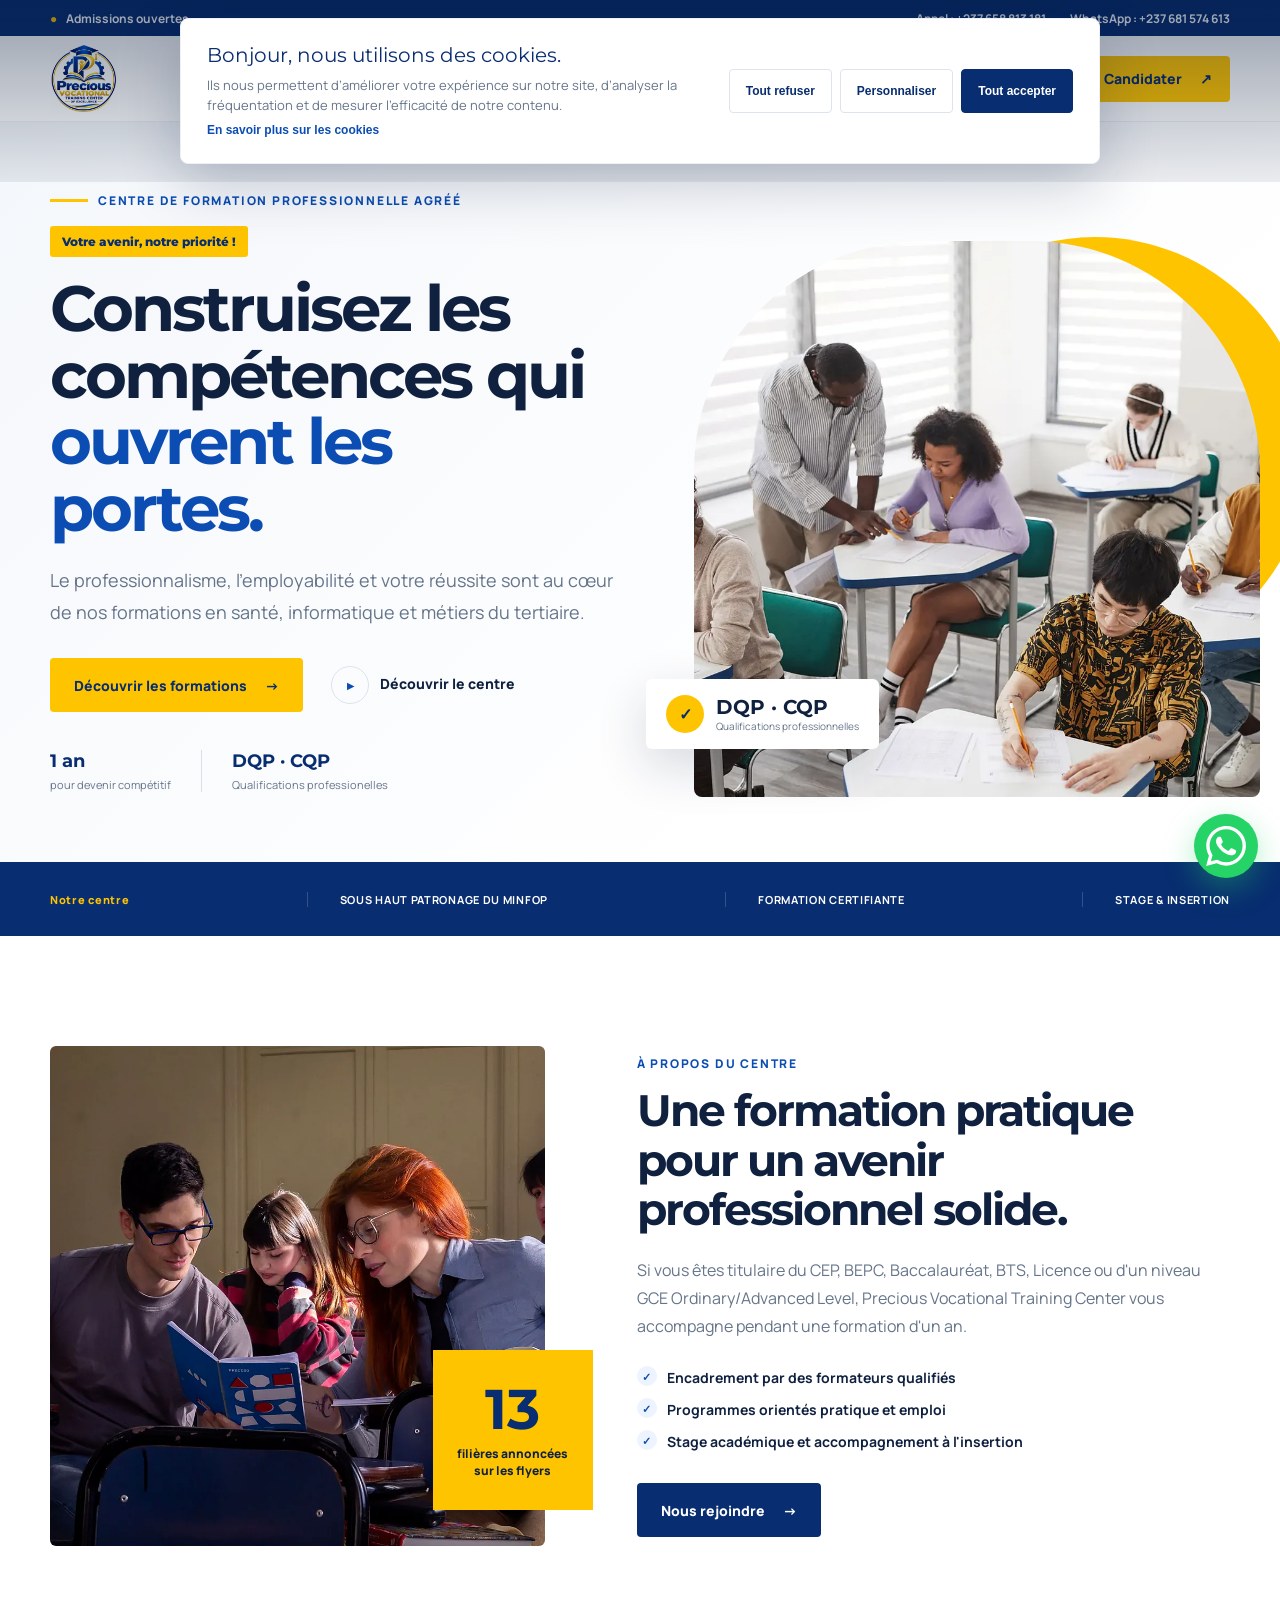
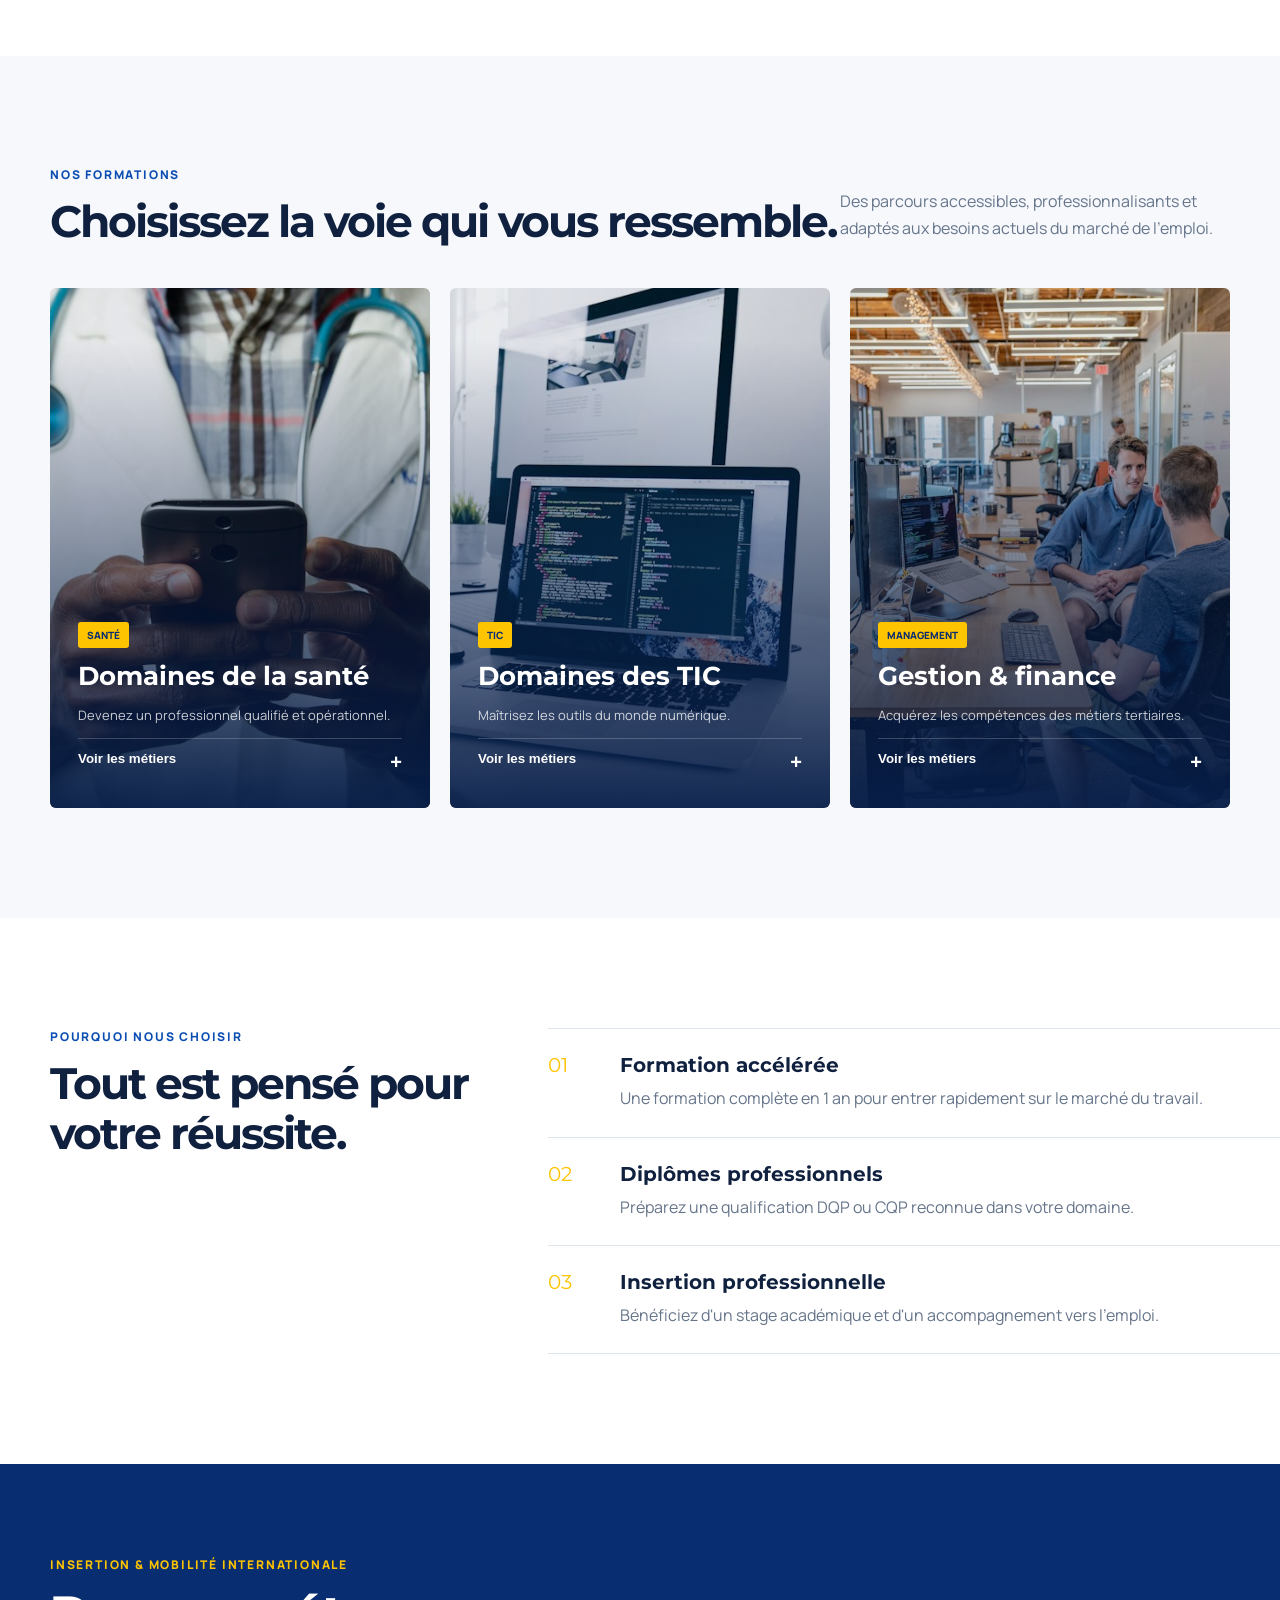
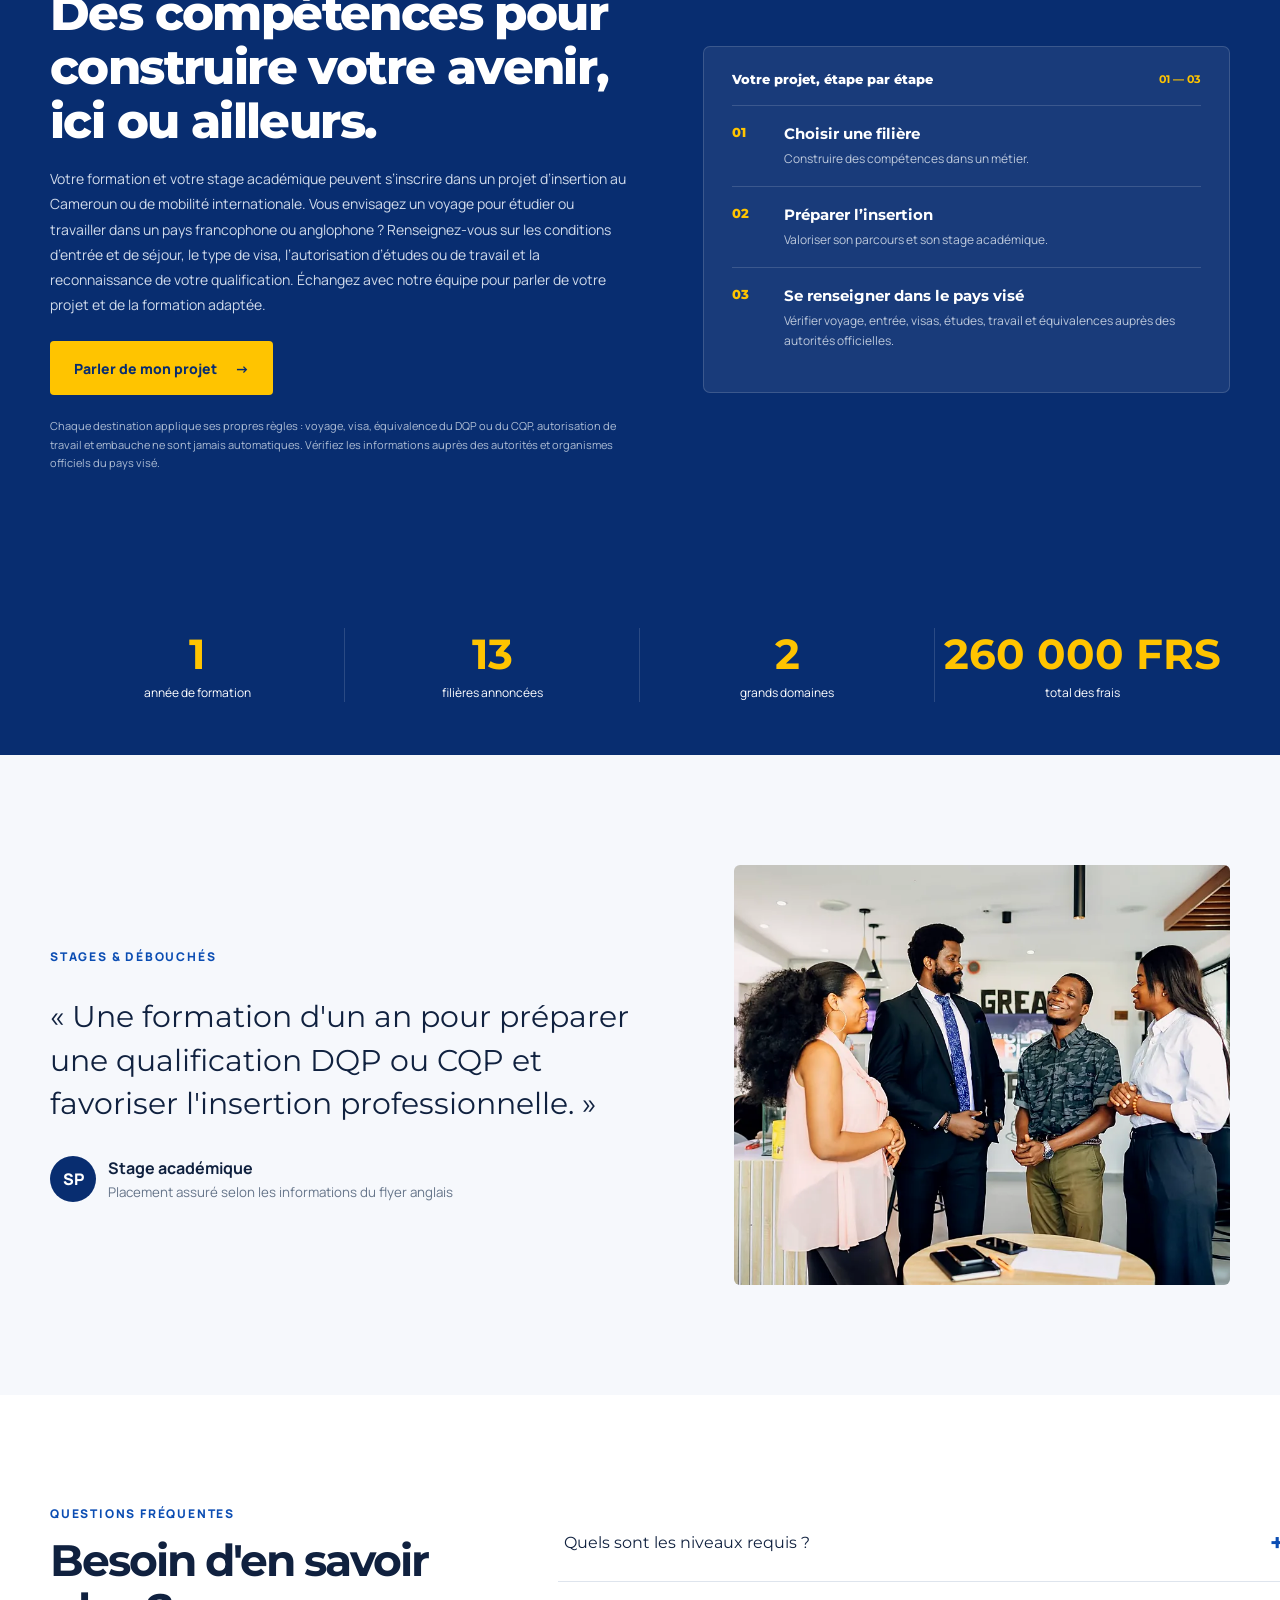
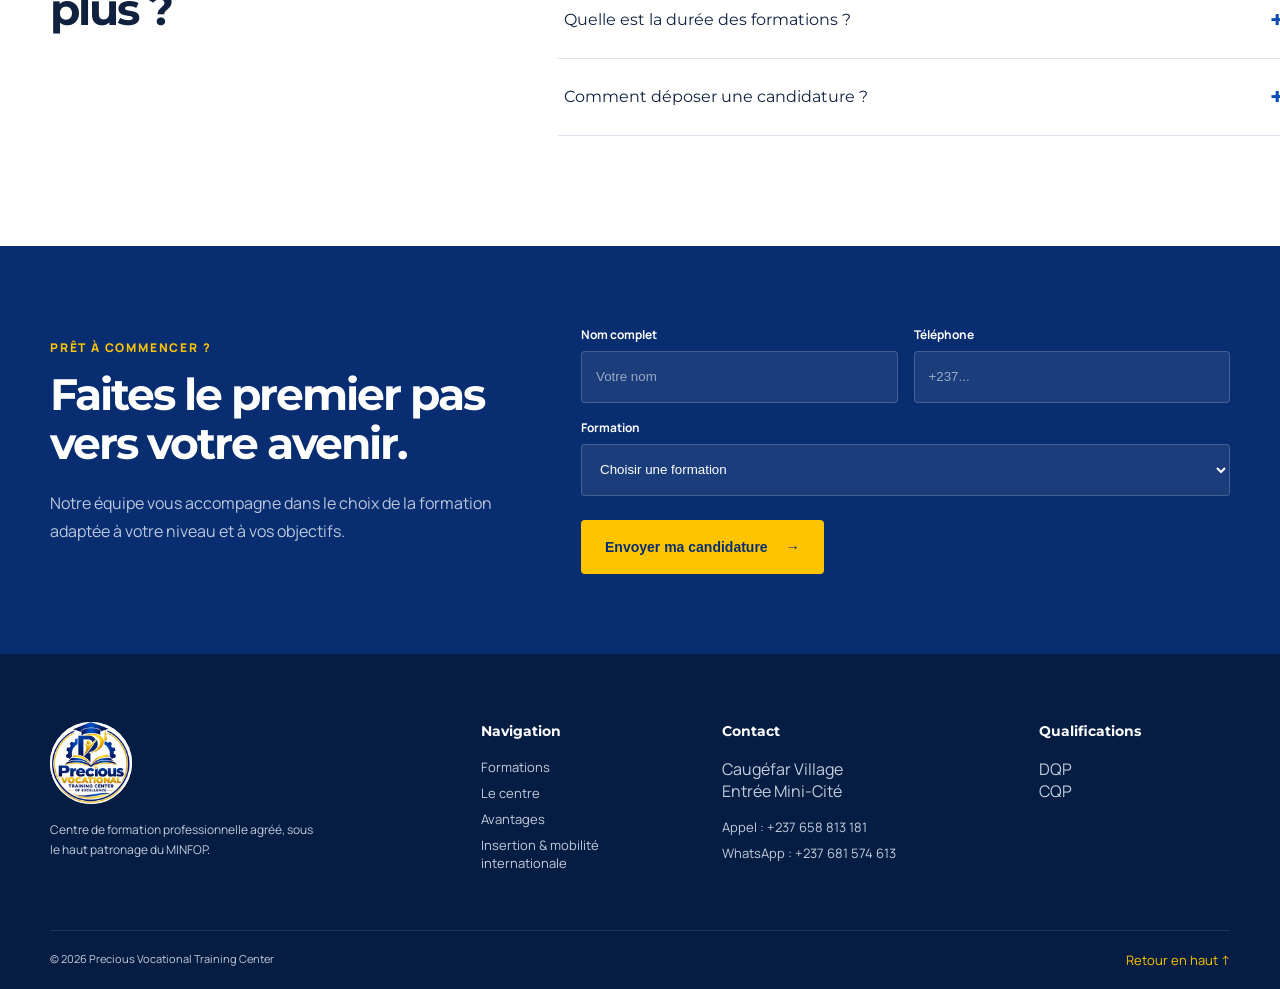
<file: index.html>
<!doctype html>
<html lang="fr">
<head>
  <meta charset="UTF-8">
  <meta name="viewport" content="width=device-width, initial-scale=1.0">
  <meta name="description" content="Precious Vocational Training Center, centre de formation professionnelle agréé sous le haut patronage du MINFOP. Formations santé, TIC et métiers du management.">
  <title>Precious Vocational Training Center | Formations professionnelles</title>
  <link rel="icon" type="image/png" sizes="32x32" href="assets/favicon-32.png">
  <link rel="preconnect" href="https://fonts.googleapis.com">
  <link rel="preconnect" href="https://fonts.gstatic.com" crossorigin>
  <link href="https://fonts.googleapis.com/css2?family=Manrope:wght@400;500;600;700;800&family=Montserrat:wght@700;800;900&display=swap" rel="stylesheet">
  <link rel="stylesheet" href="styles.css">
</head>
<body>
  <div class="topbar">
    <div class="container topbar-inner">
      <span><i>●</i> Admissions ouvertes</span>
      <div><a href="tel:+237658813181">Appel : +237 658 813 181</a><a href="https://wa.me/237681574613">WhatsApp : +237 681 574 613</a></div>
    </div>
  </div>

  <header class="header" id="top">
    <div class="container nav">
      <a class="brand" href="#top" aria-label="Accueil Precious Vocational">
        <img src="assets/logo-optimized.webp" alt="Logo Precious Vocational Training Center" decoding="async" loading="eager">
      </a>
      <button class="menu-toggle" aria-label="Ouvrir le menu" aria-expanded="false"><span></span><span></span><span></span></button>
      <nav class="navlinks" aria-label="Navigation principale">
        <a class="active" href="index.html">Accueil</a>
        <a href="formations.html">Formations</a>
        <a href="centre.html">Le centre</a>
        <a href="contact.html">Admissions</a>
        <a href="contact.html#contact">Contact</a>
      </nav>
      <label class="language-switch"><span class="sr-only">Choisir la langue</span><select class="language-select" aria-label="Choisir la langue"><option value="fr">FR</option><option value="en">EN</option></select></label>
      <a class="button button-small nav-cta" href="contact.html">Candidater <span>↗</span></a>
    </div>
  </header>

  <main>
    <section class="hero">
      <div class="container hero-grid">
        <div class="hero-copy">
          <div class="eyebrow"><span></span> Centre de formation professionnelle agréé</div>
          <div class="hero-slogan">Votre avenir, notre priorité !</div>
          <h1>Construisez les compétences qui <em>ouvrent les portes.</em></h1>
          <p>Le professionnalisme, l'employabilité et votre réussite sont au cœur de nos formations en santé, informatique et métiers du tertiaire.</p>
          <div class="hero-actions">
            <a class="button" href="formations.html">Découvrir les formations <span>→</span></a>
            <a class="text-link" href="centre.html"><b>▶</b> Découvrir le centre</a>
          </div>
          <div class="trust-row">
            <div><strong>1 an</strong><span>pour devenir compétitif</span></div>
            <div><strong>DQP · CQP</strong><span>Qualifications professionelles</span></div>
          </div>
        </div>
        <div class="hero-media">
          <div class="hero-arch">
            <img src="assets/hero-students-optimized.webp" alt="Étudiants participant à une formation" decoding="async" loading="eager" fetchpriority="high">
          </div>
          <div class="floating-card">
            <span class="floating-icon">✓</span>
            <div><strong>DQP · CQP</strong><small>Qualifications professionnelles</small></div>
          </div>
        </div>
      </div>
    </section>

    <section class="partners">
      <div class="container partners-inner">
        <span>Notre centre</span>
        <strong>SOUS HAUT PATRONAGE DU MINFOP</strong>
        <strong>FORMATION CERTIFIANTE</strong>
        <strong>STAGE & INSERTION</strong>
      </div>
    </section>

    <section class="intro section" id="apropos">
      <div class="container intro-grid">
        <div class="intro-image">
          <img src="assets/about-class.webp" alt="Professionnelle de santé en formation" decoding="async" loading="lazy">
          <div class="experience"><strong>13</strong><span>filières annoncées<br>sur les flyers</span></div>
        </div>
        <div class="intro-copy">
          <div class="section-label">À propos du centre</div>
          <h2>Une formation pratique pour un avenir professionnel solide.</h2>
          <p>Si vous êtes titulaire du CEP, BEPC, Baccalauréat, BTS, Licence ou d'un niveau GCE Ordinary/Advanced Level, Precious Vocational Training Center vous accompagne pendant une formation d'un an.</p>
          <ul class="checklist">
            <li>Encadrement par des formateurs qualifiés</li>
            <li>Programmes orientés pratique et emploi</li>
            <li>Stage académique et accompagnement à l'insertion</li>
          </ul>
          <a class="button button-dark" href="contact.html">Nous rejoindre <span>→</span></a>
        </div>
      </div>
    </section>

    <section class="formations section" id="formations">
      <div class="container">
        <div class="section-heading">
          <div>
            <div class="section-label">Nos formations</div>
            <h2>Choisissez la voie qui vous ressemble.</h2>
          </div>
          <p>Des parcours accessibles, professionnalisants et adaptés aux besoins actuels du marché de l'emploi.</p>
        </div>
        <div class="formation-grid">
          <article class="formation-card featured" data-domain="sante">
            <img src="assets/health.jpg" alt="Formation aux métiers de la santé" decoding="async" loading="lazy">
            <div class="card-overlay"></div>
            <div class="card-content">
              <span class="card-number">01</span>
              <span class="card-tag">Santé</span>
              <h3>Domaines de la santé</h3>
              <p>Devenez un professionnel qualifié et opérationnel.</p>
              <button class="card-toggle" aria-expanded="false">Voir les métiers <span>+</span></button>
              <ul class="card-list">
                <li>Assistant en cabinet médical</li>
                <li>Assistante sage-femme</li>
                <li>Vendeur en pharmacie</li>
                <li>Auxiliaire de vie</li>
                <li>Laboratoire</li>
              </ul>
            </div>
          </article>
          <article class="formation-card" data-domain="tic">
            <img src="assets/tech.jpg" alt="Ordinateur et formation numérique" decoding="async" loading="lazy">
            <div class="card-overlay"></div>
            <div class="card-content">
              <span class="card-number">02</span>
              <span class="card-tag">TIC</span>
              <h3>Domaines des TIC</h3>
              <p>Maîtrisez les outils du monde numérique.</p>
              <button class="card-toggle" aria-expanded="false">Voir les métiers <span>+</span></button>
              <ul class="card-list">
                <li>Infographie</li>
                <li>Maintenance informatique et réseaux</li>
                <li>Marketing digital</li>
                <li>Secrétariat bureautique</li>
              </ul>
            </div>
          </article>
          <article class="formation-card" data-domain="business">
            <img src="assets/business.jpg" alt="Professionnels en réunion" decoding="async" loading="lazy">
            <div class="card-overlay"></div>
            <div class="card-content">
              <span class="card-number">03</span>
              <span class="card-tag">Management</span>
              <h3>Gestion & finance</h3>
              <p>Acquérez les compétences des métiers tertiaires.</p>
              <button class="card-toggle" aria-expanded="false">Voir les métiers <span>+</span></button>
              <ul class="card-list">
                <li>Comptabilité informatisée de gestion</li>
                <li>Douane et transit</li>
                <li>Banque et microfinance</li>
                <li>Transport et logistique</li>
              </ul>
            </div>
          </article>
        </div>
      </div>
    </section>

    <section class="advantages section" id="avantages">
      <div class="container advantages-grid">
        <div class="advantages-copy">
          <div class="section-label">Pourquoi nous choisir</div>
          <h2>Tout est pensé pour votre réussite.</h2>
        </div>
        <div class="advantage-list">
          <article><span>01</span><div><h3>Formation accélérée</h3><p>Une formation complète en 1 an pour entrer rapidement sur le marché du travail.</p></div></article>
          <article><span>02</span><div><h3>Diplômes professionnels</h3><p>Préparez une qualification DQP ou CQP reconnue dans votre domaine.</p></div></article>
          <article><span>03</span><div><h3>Insertion professionnelle</h3><p>Bénéficiez d'un stage académique et d'un accompagnement vers l'emploi.</p></div></article>
        </div>
      </div>
    </section>

    <section class="mobility-section" id="mobilite">
      <div class="container mobility-grid">
        <div class="mobility-copy">
          <div class="section-label">Insertion & mobilité internationale</div>
          <h2>Des compétences pour construire votre avenir, ici ou ailleurs.</h2>
          <p>Votre formation et votre stage académique peuvent s’inscrire dans un projet d’insertion au Cameroun ou de mobilité internationale. Vous envisagez un voyage pour étudier ou travailler dans un pays francophone ou anglophone ? Renseignez-vous sur les conditions d’entrée et de séjour, le type de visa, l’autorisation d’études ou de travail et la reconnaissance de votre qualification. Échangez avec notre équipe pour parler de votre projet et de la formation adaptée.</p>
          <a class="button" href="contact.html#contact">Parler de mon projet <span>→</span></a>
          <p class="mobility-note">Chaque destination applique ses propres règles : voyage, visa, équivalence du DQP ou du CQP, autorisation de travail et embauche ne sont jamais automatiques. Vérifiez les informations auprès des autorités et organismes officiels du pays visé.</p>
        </div>
        <div class="mobility-path">
          <div class="mobility-path-header"><span>Votre projet, étape par étape</span><strong>01 — 03</strong></div>
          <article><span>01</span><div><h3>Choisir une filière</h3><p>Construire des compétences dans un métier.</p></div></article>
          <article><span>02</span><div><h3>Préparer l’insertion</h3><p>Valoriser son parcours et son stage académique.</p></div></article>
          <article><span>03</span><div><h3>Se renseigner dans le pays visé</h3><p>Vérifier voyage, entrée, visas, études, travail et équivalences auprès des autorités officielles.</p></div></article>
        </div>
      </div>
    </section>

    <section class="stats">
      <div class="container stats-grid">
        <div><strong data-count="1">1</strong><span>année de formation</span></div>
        <div><strong data-count="13">13</strong><span>filières annoncées</span></div>
        <div><strong data-count="2">2</strong><span>grands domaines</span></div>
        <div><strong data-count="260">260 000 FRS</strong><span>total des frais</span></div>
      </div>
    </section>

    <section class="testimonial section" id="temoignages">
      <div class="container testimonial-grid">
        <div class="testimonial-copy">
          <div class="section-label">Stages & débouchés</div>
          <blockquote>« Une formation d'un an pour préparer une qualification DQP ou CQP et favoriser l'insertion professionnelle. »</blockquote>
          <div class="person"><span>SP</span><div><strong>Stage académique</strong><small>Placement assuré selon les informations du flyer anglais</small></div></div>
        </div>
        <div class="testimonial-image"><img src="assets/stages.webp" alt="Accompagnement pratique et stage académique" decoding="async" loading="lazy"></div>
      </div>
    </section>

    <section class="faq section">
      <div class="container faq-grid">
        <div><div class="section-label">Questions fréquentes</div><h2>Besoin d'en savoir plus ?</h2></div>
        <div class="accordion">
          <article>
            <button aria-expanded="false"><span>Quels sont les niveaux requis ?</span><b>+</b></button>
            <div class="faq-levels">
              <p>Les candidats peuvent être titulaires de l’un des niveaux suivants :</p>
              <div class="faq-level-grid">
                <div>
                  <strong>Diplômes français</strong>
                  <ul><li>CEP</li><li>BEPC</li><li>Baccalauréat</li><li>BTS</li><li>Licence et plus</li></ul>
                </div>
                <div>
                  <strong>Niveaux GCE anglais</strong>
                  <ul><li>GCE Ordinary Level</li><li>GCE Advanced Level</li></ul>
                </div>
              </div>
            </div>
          </article>
          <article><button aria-expanded="false"><span>Quelle est la durée des formations ?</span><b>+</b></button><p>Les principales formations professionnelles sont organisées sur une durée d'un an.</p></article>
          <article><button aria-expanded="false"><span>Comment déposer une candidature ?</span><b>+</b></button><p>Appelez-nous, écrivez-nous sur WhatsApp ou remplissez le formulaire de contact.</p></article>
        </div>
      </div>
    </section>

    <section class="contact" id="contact">
      <div class="container contact-grid">
        <div class="contact-copy">
          <div class="section-label">Prêt à commencer ?</div>
          <h2>Faites le premier pas vers votre avenir.</h2>
          <p>Notre équipe vous accompagne dans le choix de la formation adaptée à votre niveau et à vos objectifs.</p>
        </div>
        <form class="contact-form">
          <label>Nom complet<input type="text" name="name" placeholder="Votre nom" required></label>
          <label>Téléphone<input type="tel" name="phone" placeholder="+237..." required></label>
          <label>Formation
            <select name="formation" required><option value="">Choisir une formation</option><option>Santé</option><option>TIC</option><option>Gestion & finance</option></select>
          </label>
          <button class="button" type="submit">Envoyer ma candidature <span>→</span></button>
        </form>
      </div>
    </section>
  </main>

  <footer>
    <div class="container footer-grid">
      <div><img src="assets/logo-optimized.webp" alt="Precious Vocational Training Center" decoding="async" loading="eager"><p>Centre de formation professionnelle agréé, sous le haut patronage du MINFOP.</p></div>
      <div><h3>Navigation</h3><a href="#formations">Formations</a><a href="#apropos">Le centre</a><a href="#avantages">Avantages</a><a href="#mobilite">Insertion & mobilité internationale</a></div>
      <div><h3>Contact</h3><p>Caugéfar Village<br>Entrée Mini-Cité</p><a href="tel:+237658813181">Appel : +237 658 813 181</a><a href="https://wa.me/237681574613">WhatsApp : +237 681 574 613</a></div>
      <div><h3>Qualifications</h3><p>DQP<br>CQP</p></div>
    </div>
    <div class="container footer-bottom"><span>© 2026 Precious Vocational Training Center</span><a href="#top">Retour en haut ↑</a></div>
  </footer>

  <a class="whatsapp" href="https://wa.me/237681574613" target="_blank" rel="noopener" aria-label="Contacter Precious Vocational sur WhatsApp"><img src="assets/whatsapp.svg" alt="" decoding="async" loading="eager"></a>
  <script src="script.js"></script>
</body>
</html>
</file>
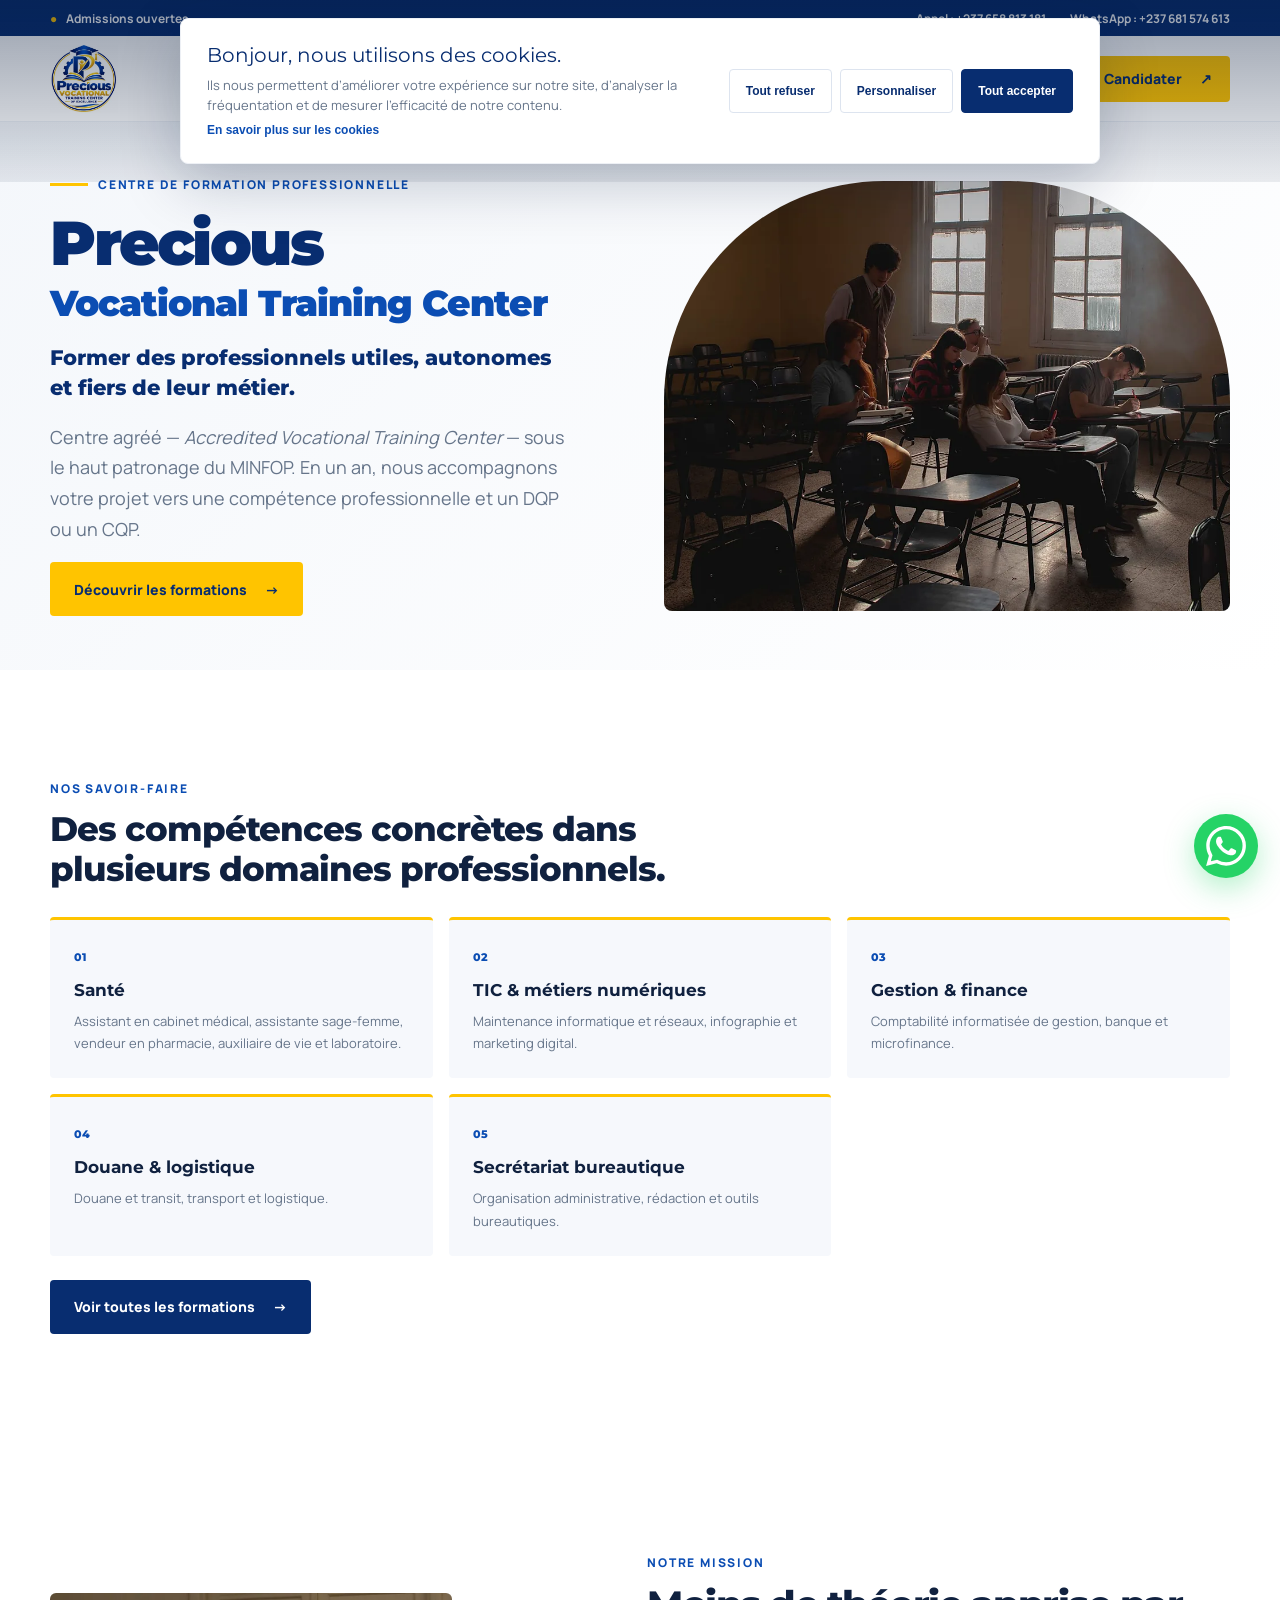
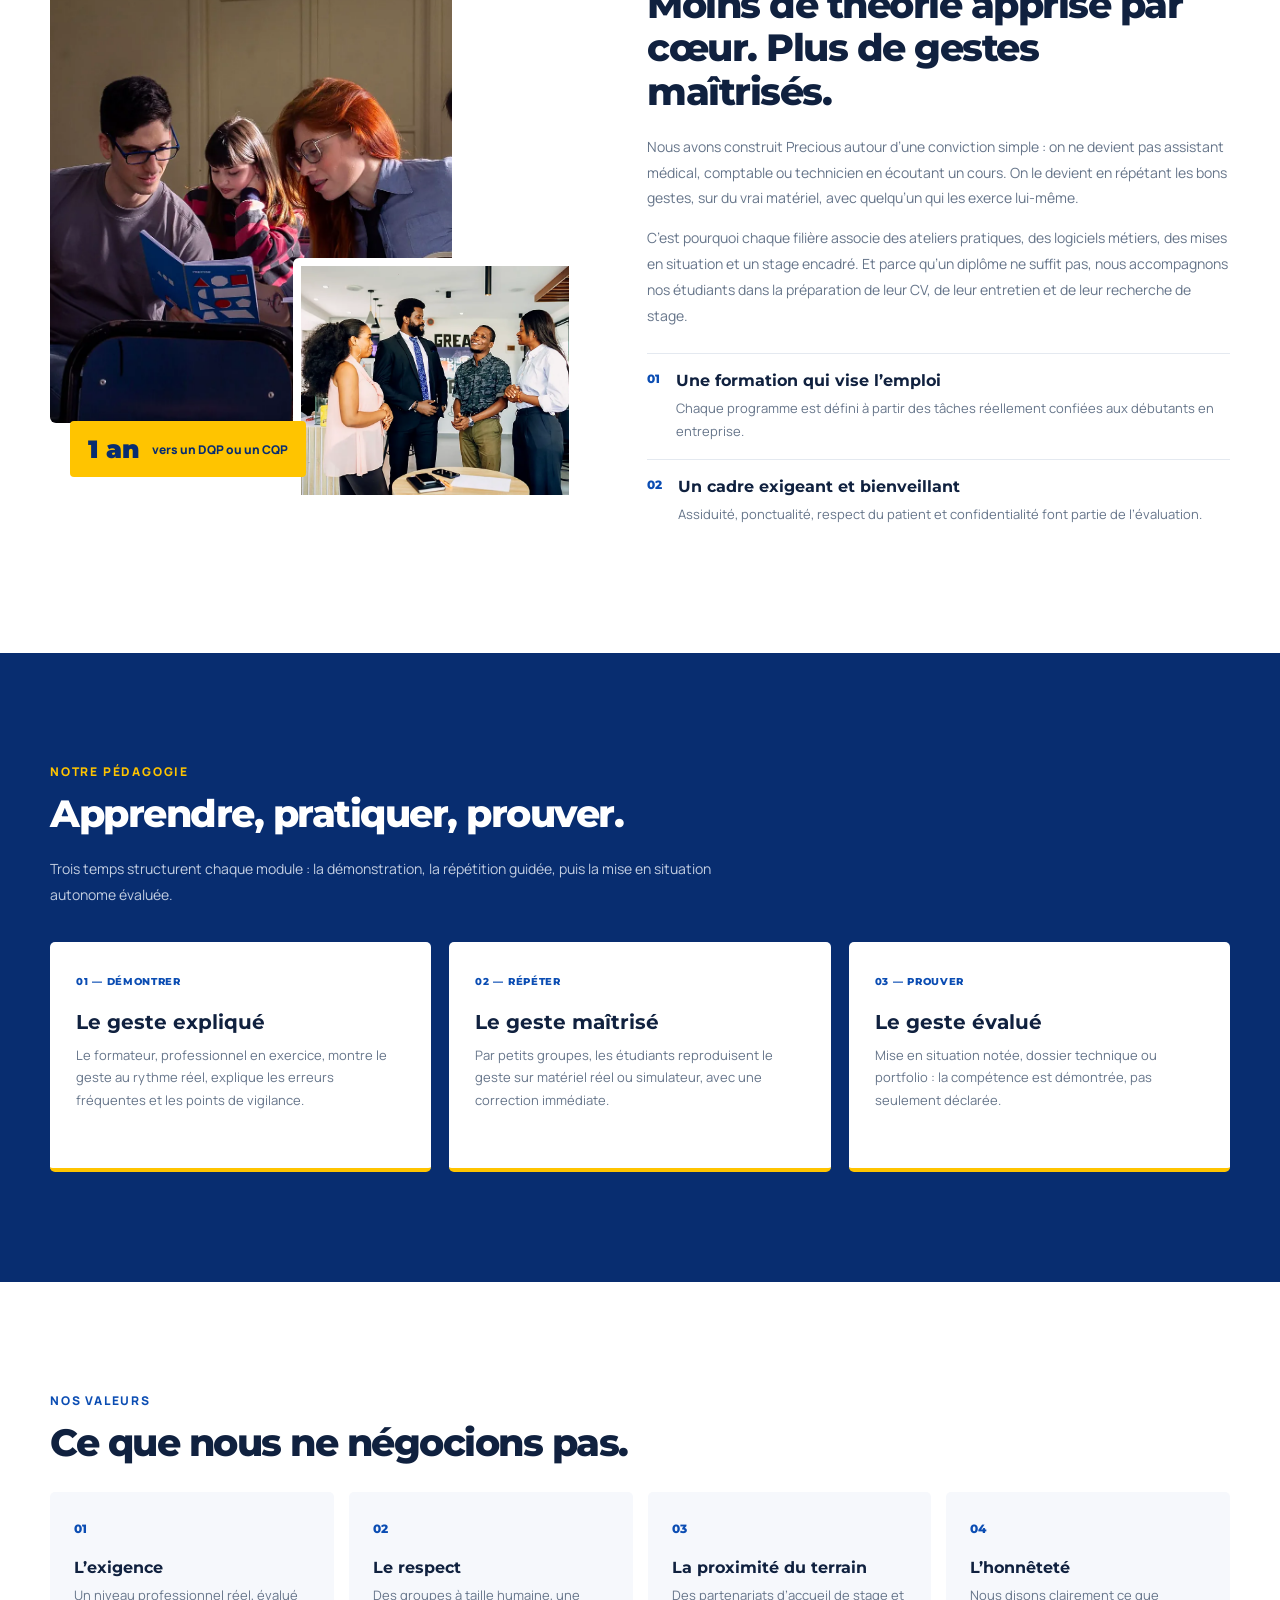
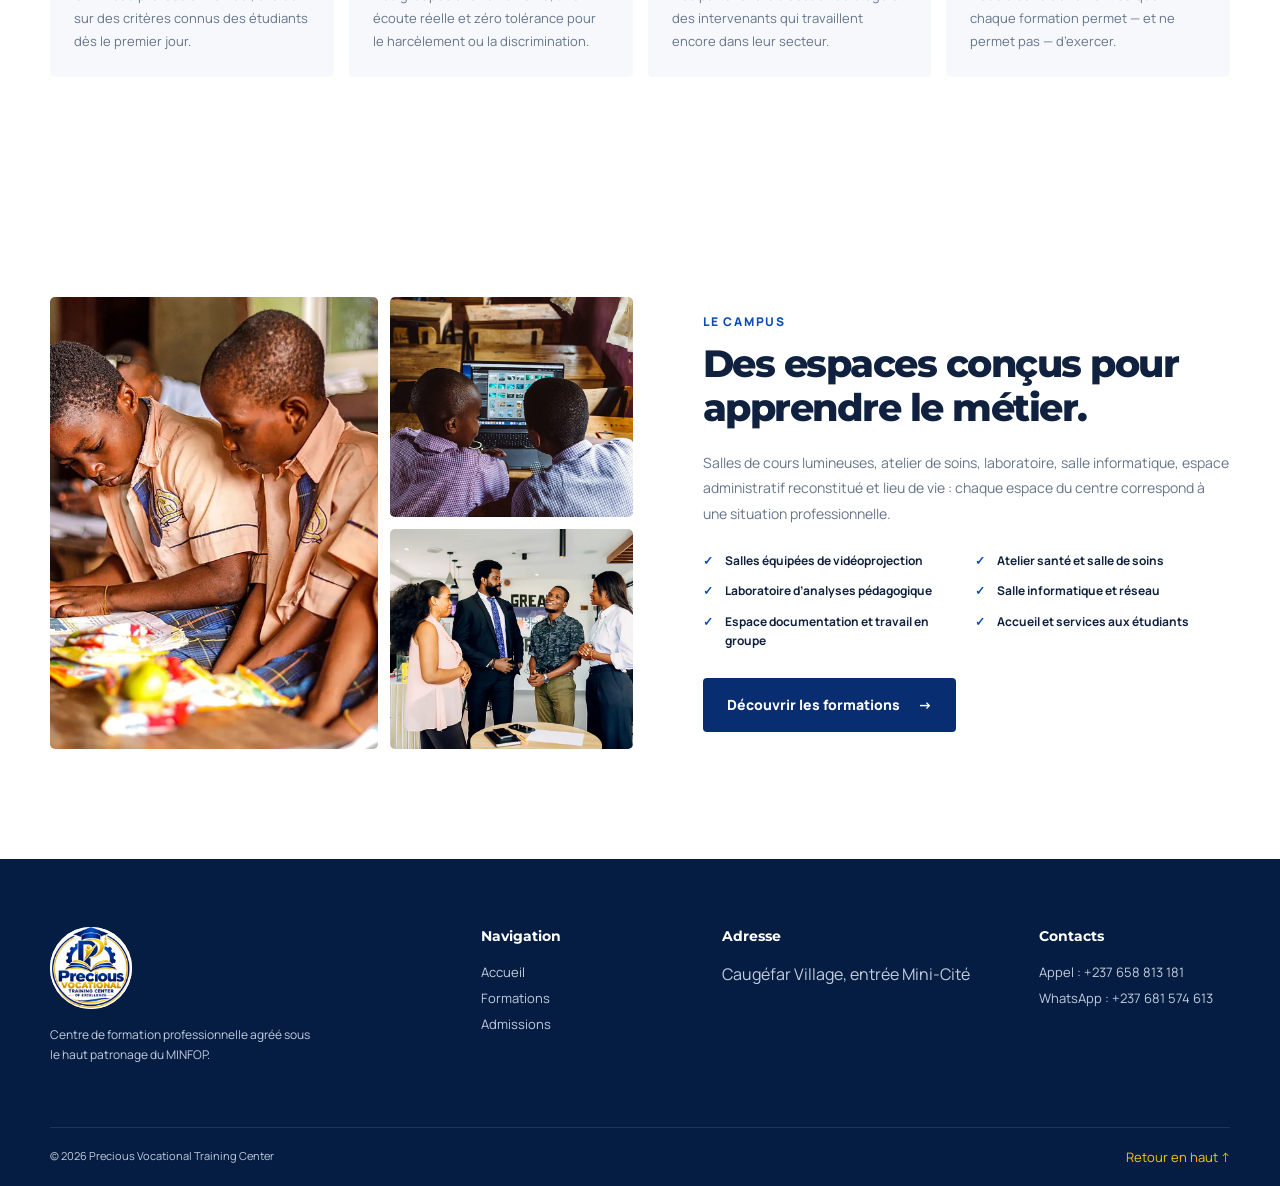
<file: centre.html>
<!doctype html>
<html lang="fr">
<head>
  <meta charset="UTF-8">
  <meta name="viewport" content="width=device-width, initial-scale=1.0">
  <meta name="description" content="Découvrez la mission, la pédagogie, les valeurs et les espaces du Precious Vocational Training Center, centre agréé sous le haut patronage du MINFOP.">
  <title>Le centre | Precious Vocational Training Center</title>
  <link rel="icon" type="image/png" sizes="32x32" href="assets/favicon-32.png">
  <link rel="preconnect" href="https://fonts.googleapis.com">
  <link rel="preconnect" href="https://fonts.gstatic.com" crossorigin>
  <link href="https://fonts.googleapis.com/css2?family=Manrope:wght@400;500;600;700;800&family=Montserrat:wght@700;800;900&display=swap" rel="stylesheet">
  <link rel="stylesheet" href="styles.css">
</head>
<body>
  <div class="topbar"><div class="container topbar-inner"><span><i>●</i> Admissions ouvertes</span><div><a href="tel:+237658813181">Appel : +237 658 813 181</a><a href="https://wa.me/237681574613">WhatsApp : +237 681 574 613</a></div></div></div>
  <header class="header"><div class="container nav">
    <a class="brand" href="index.html"><img src="assets/logo-optimized.webp" alt="Precious Vocational" decoding="async" loading="eager"></a>
    <button class="menu-toggle" aria-label="Ouvrir le menu" aria-expanded="false"><span></span><span></span><span></span></button>
    <nav class="navlinks"><a href="index.html">Accueil</a><a href="formations.html">Formations</a><a class="active" href="centre.html">Le centre</a><a href="index.html#temoignages">Vie au centre</a><a href="contact.html">Admissions</a><a href="contact.html#contact">Contact</a></nav>
    <label class="language-switch"><span class="sr-only">Choisir la langue</span><select class="language-select" aria-label="Choisir la langue"><option value="fr">FR</option><option value="en">EN</option></select></label>
    <a class="button button-small nav-cta" href="contact.html">Candidater <span>↗</span></a>
  </div></header>
  <main>
    <section class="page-hero"><div class="container page-hero-grid"><div><div class="eyebrow"><span></span> Centre de formation professionnelle</div><h1 class="center-brand-title">Precious<span>Vocational Training Center</span></h1><p class="center-hero-slogan">Former des professionnels utiles, autonomes et fiers de leur métier.</p><p>Centre agréé — <em>Accredited Vocational Training Center</em> — sous le haut patronage du MINFOP. En un an, nous accompagnons votre projet vers une compétence professionnelle et un DQP ou un CQP.</p><div class="hero-actions"><a class="button" href="formations.html">Découvrir les formations <span>→</span></a></div></div><img src="assets/about-alt.webp" alt="Étudiants en formation au centre Precious" decoding="async" loading="eager" fetchpriority="high"></div></section>

    <section class="center-expertise section"><div class="container"><div class="section-label">Nos savoir-faire</div><h2>Des compétences concrètes dans plusieurs domaines professionnels.</h2><div class="expertise-grid">
      <article><span>01</span><h3>Santé</h3><p>Assistant en cabinet médical, assistante sage-femme, vendeur en pharmacie, auxiliaire de vie et laboratoire.</p></article>
      <article><span>02</span><h3>TIC & métiers numériques</h3><p>Maintenance informatique et réseaux, infographie et marketing digital.</p></article>
      <article><span>03</span><h3>Gestion & finance</h3><p>Comptabilité informatisée de gestion, banque et microfinance.</p></article>
      <article><span>04</span><h3>Douane & logistique</h3><p>Douane et transit, transport et logistique.</p></article>
      <article><span>05</span><h3>Secrétariat bureautique</h3><p>Organisation administrative, rédaction et outils bureautiques.</p></article>
    </div><a class="button button-dark expertise-cta" href="formations.html">Voir toutes les formations <span>→</span></a></div></section>

    <section class="center-mission section"><div class="container center-mission-grid">
      <div class="center-photo-stack"><img class="center-photo-main" src="assets/about-class.webp" alt="Étudiants en atelier de formation au centre Precious" decoding="async" loading="lazy"><img class="center-photo-secondary" src="assets/stages.webp" alt="Étudiants en situation de stage" decoding="async" loading="lazy"><div class="center-experience"><strong>1 an</strong><span>vers un DQP ou un CQP</span></div></div>
      <div class="center-copy"><div class="section-label">Notre mission</div><h2>Moins de théorie apprise par cœur. Plus de gestes maîtrisés.</h2><p>Nous avons construit Precious autour d’une conviction simple : on ne devient pas assistant médical, comptable ou technicien en écoutant un cours. On le devient en répétant les bons gestes, sur du vrai matériel, avec quelqu’un qui les exerce lui-même.</p><p>C’est pourquoi chaque filière associe des ateliers pratiques, des logiciels métiers, des mises en situation et un stage encadré. Et parce qu’un diplôme ne suffit pas, nous accompagnons nos étudiants dans la préparation de leur CV, de leur entretien et de leur recherche de stage.</p>
        <div class="mission-points"><article><span>01</span><div><h3>Une formation qui vise l’emploi</h3><p>Chaque programme est défini à partir des tâches réellement confiées aux débutants en entreprise.</p></div></article><article><span>02</span><div><h3>Un cadre exigeant et bienveillant</h3><p>Assiduité, ponctualité, respect du patient et confidentialité font partie de l’évaluation.</p></div></article></div>
      </div>
    </div></section>

    <section class="center-pedagogy section"><div class="container"><div class="section-label">Notre pédagogie</div><h2>Apprendre, pratiquer, prouver.</h2><p class="center-section-intro">Trois temps structurent chaque module : la démonstration, la répétition guidée, puis la mise en situation autonome évaluée.</p><div class="pedagogy-grid">
      <article><span>01 — DÉMONTRER</span><h3>Le geste expliqué</h3><p>Le formateur, professionnel en exercice, montre le geste au rythme réel, explique les erreurs fréquentes et les points de vigilance.</p></article>
      <article><span>02 — RÉPÉTER</span><h3>Le geste maîtrisé</h3><p>Par petits groupes, les étudiants reproduisent le geste sur matériel réel ou simulateur, avec une correction immédiate.</p></article>
      <article><span>03 — PROUVER</span><h3>Le geste évalué</h3><p>Mise en situation notée, dossier technique ou portfolio : la compétence est démontrée, pas seulement déclarée.</p></article>
    </div></div></section>

    <section class="center-values section"><div class="container"><div class="section-label">Nos valeurs</div><h2>Ce que nous ne négocions pas.</h2><div class="values-grid">
      <article><span>01</span><h3>L’exigence</h3><p>Un niveau professionnel réel, évalué sur des critères connus des étudiants dès le premier jour.</p></article>
      <article><span>02</span><h3>Le respect</h3><p>Des groupes à taille humaine, une écoute réelle et zéro tolérance pour le harcèlement ou la discrimination.</p></article>
      <article><span>03</span><h3>La proximité du terrain</h3><p>Des partenariats d’accueil de stage et des intervenants qui travaillent encore dans leur secteur.</p></article>
      <article><span>04</span><h3>L’honnêteté</h3><p>Nous disons clairement ce que chaque formation permet — et ne permet pas — d’exercer.</p></article>
    </div></div></section>

    <section class="center-campus section"><div class="container center-campus-grid"><div class="center-campus-photos"><img class="campus-photo-large" src="assets/test-students3.webp" alt="Étudiants du centre Precious" decoding="async" loading="lazy"><img src="assets/test-class2.webp" alt="Étudiants en cours pratique" decoding="async" loading="lazy"><img src="assets/stages.webp" alt="Étudiants en stage" decoding="async" loading="lazy"></div><div class="center-copy"><div class="section-label">Le campus</div><h2>Des espaces conçus pour apprendre le métier.</h2><p>Salles de cours lumineuses, atelier de soins, laboratoire, salle informatique, espace administratif reconstitué et lieu de vie : chaque espace du centre correspond à une situation professionnelle.</p><ul class="campus-list"><li>Salles équipées de vidéoprojection</li><li>Atelier santé et salle de soins</li><li>Laboratoire d’analyses pédagogique</li><li>Salle informatique et réseau</li><li>Espace documentation et travail en groupe</li><li>Accueil et services aux étudiants</li></ul><a class="button button-dark" href="formations.html">Découvrir les formations <span>→</span></a></div></div></section>
  </main>
  <footer><div class="container footer-grid"><div><img src="assets/logo-optimized.webp" alt="" decoding="async" loading="eager"><p>Centre de formation professionnelle agréé sous le haut patronage du MINFOP.</p></div><div><h3>Navigation</h3><a href="index.html">Accueil</a><a href="formations.html">Formations</a><a href="contact.html">Admissions</a></div><div><h3>Adresse</h3><p>Caugéfar Village, entrée Mini-Cité</p></div><div><h3>Contacts</h3><a href="tel:+237658813181">Appel : +237 658 813 181</a><a href="https://wa.me/237681574613">WhatsApp : +237 681 574 613</a></div></div><div class="container footer-bottom"><span>© 2026 Precious Vocational Training Center</span><a href="#">Retour en haut ↑</a></div></footer>
  <a class="whatsapp" href="https://wa.me/237681574613" target="_blank" rel="noopener" aria-label="Contacter Precious Vocational sur WhatsApp"><img src="assets/whatsapp.svg" alt="" decoding="async" loading="eager"></a>
  <script src="script.js"></script>
</body>
</html>
</file>
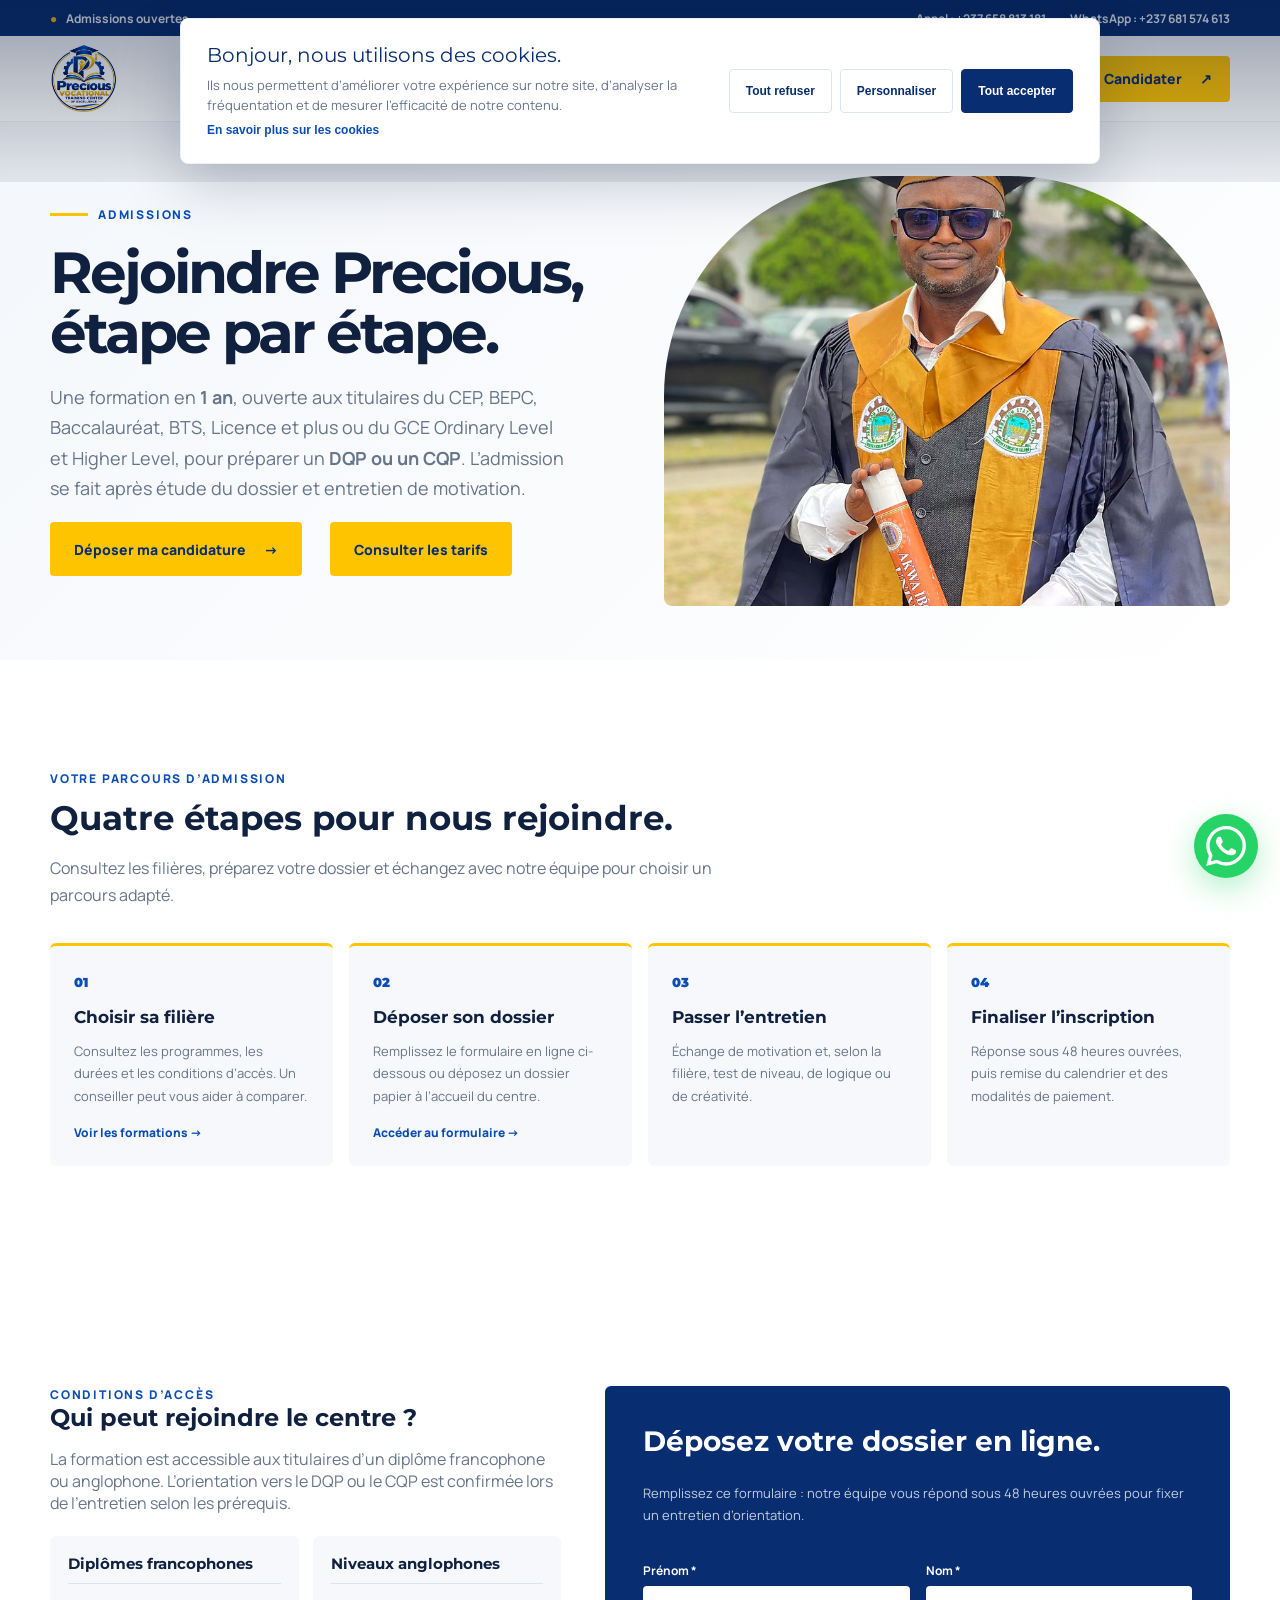
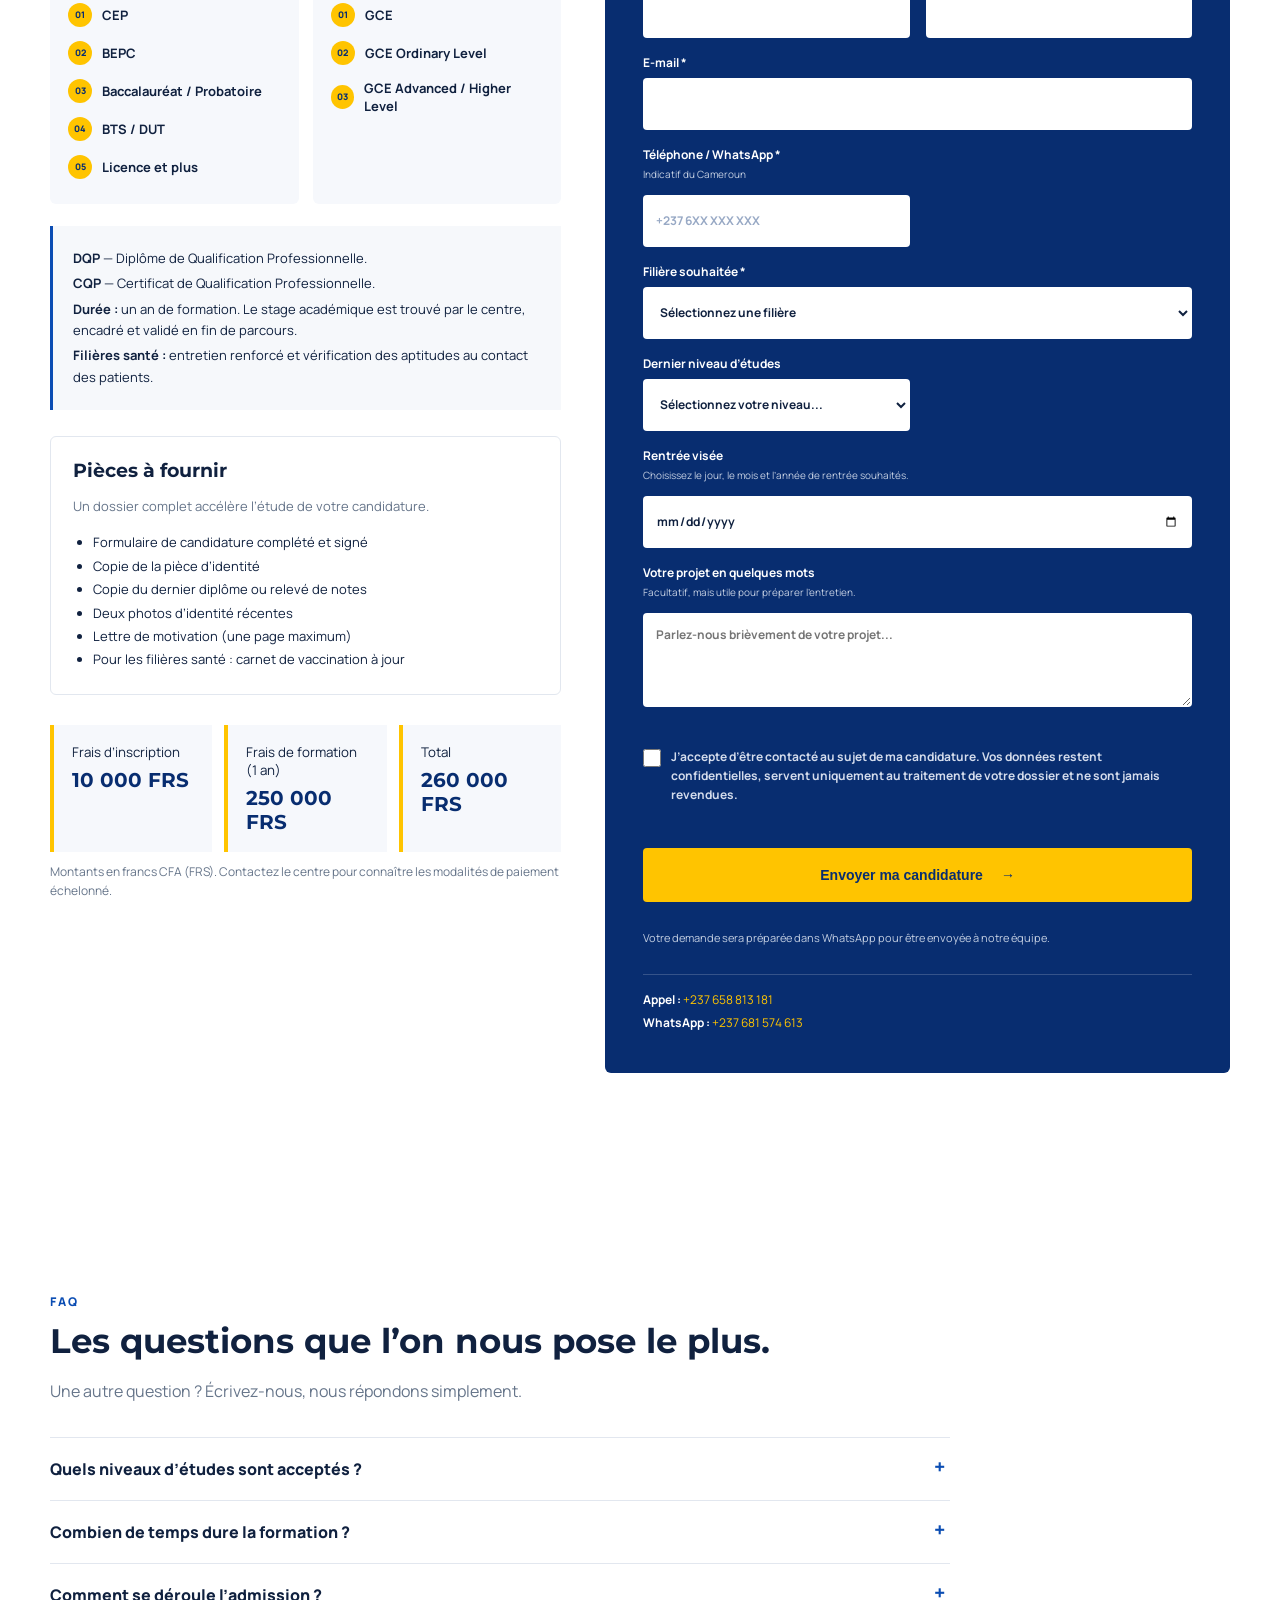
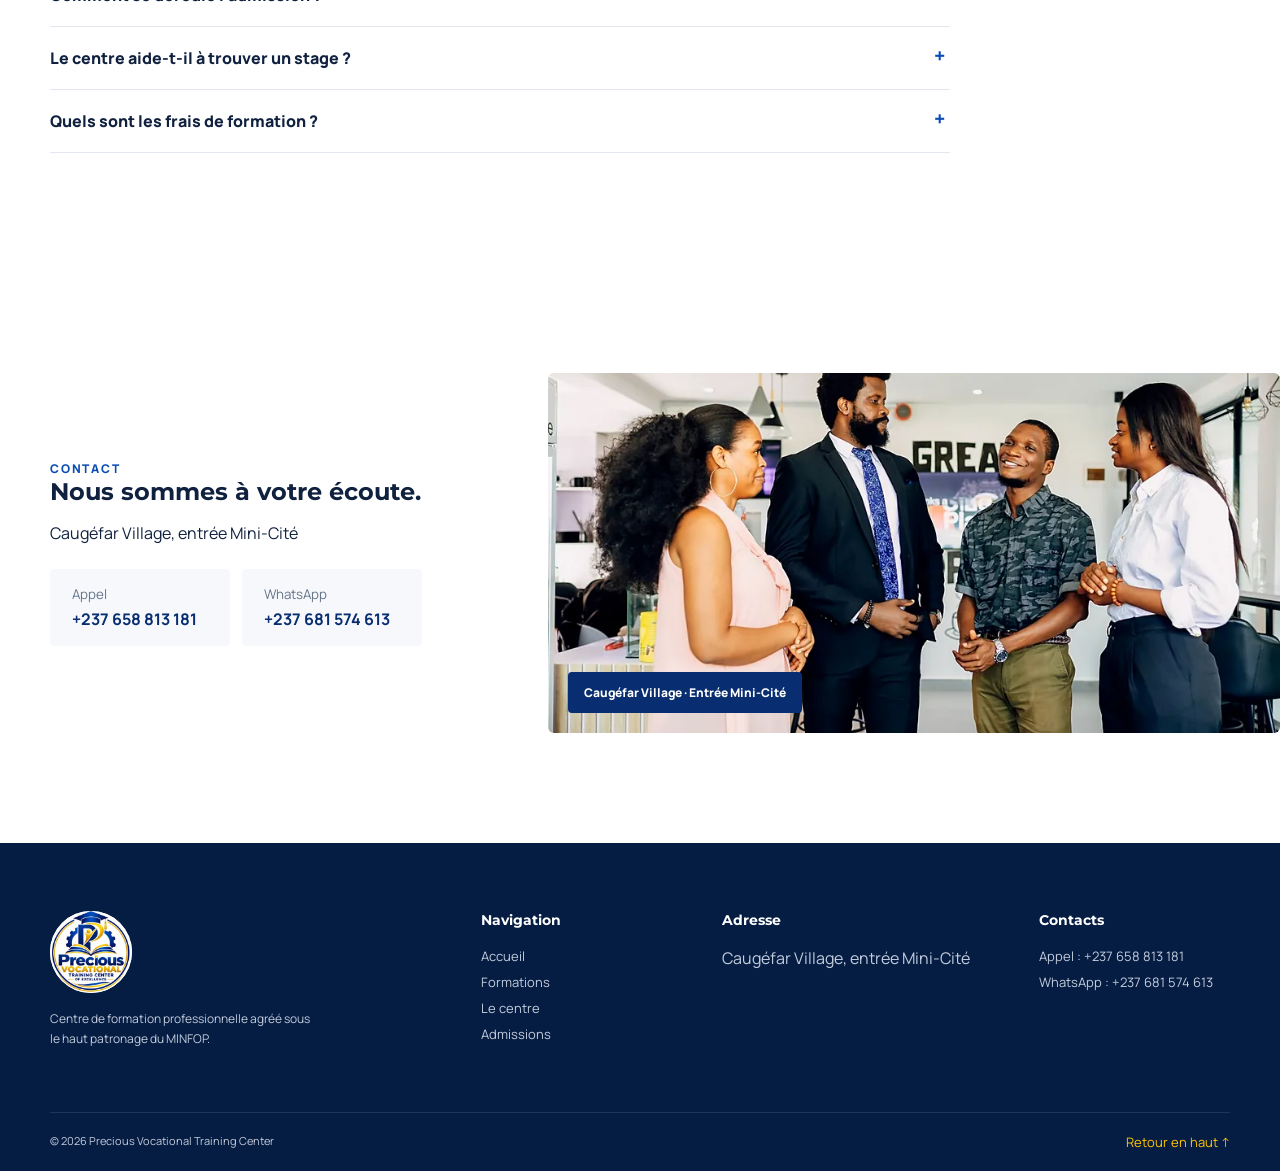
<file: contact.html>
<!doctype html>
<html lang="fr">
<head>
  <meta charset="UTF-8">
  <meta name="viewport" content="width=device-width, initial-scale=1.0">
  <meta name="description" content="Conditions d’accès, filières, tarifs et candidature au Precious Vocational Training Center. Formation professionnelle en un an à Caugéfar Village.">
  <title>Admissions | Precious Vocational Training Center</title>
  <link rel="icon" type="image/png" sizes="32x32" href="assets/favicon-32.png">
  <link rel="preconnect" href="https://fonts.googleapis.com">
  <link rel="preconnect" href="https://fonts.gstatic.com" crossorigin>
  <link href="https://fonts.googleapis.com/css2?family=Manrope:wght@400;500;600;700;800&family=Montserrat:wght@700;800;900&display=swap" rel="stylesheet">
  <link rel="stylesheet" href="styles.css">
</head>
<body>
  <div class="topbar"><div class="container topbar-inner"><span><i>●</i> Admissions ouvertes</span><div><a href="tel:+237658813181">Appel : +237 658 813 181</a><a href="https://wa.me/237681574613">WhatsApp : +237 681 574 613</a></div></div></div>
  <header class="header"><div class="container nav">
    <a class="brand" href="index.html"><img src="assets/logo-optimized.webp" alt="Precious Vocational" decoding="async" loading="eager"></a>
    <button class="menu-toggle" aria-label="Ouvrir le menu" aria-expanded="false"><span></span><span></span><span></span></button>
    <nav class="navlinks"><a href="index.html">Accueil</a><a href="formations.html">Formations</a><a href="centre.html">Le centre</a><a href="index.html#temoignages">Vie au centre</a><a class="active" href="contact.html">Admissions</a><a href="#contact">Contact</a></nav>
    <label class="language-switch"><span class="sr-only">Choisir la langue</span><select class="language-select" aria-label="Choisir la langue"><option value="fr">FR</option><option value="en">EN</option></select></label>
    <a class="button button-small nav-cta" href="#candidature">Candidater <span>↗</span></a>
  </div></header>
  <main>
    <section class="page-hero"><div class="container page-hero-grid"><div><div class="eyebrow"><span></span> Admissions</div><h1>Rejoindre Precious, étape par étape.</h1><p>Une formation en <strong>1 an</strong>, ouverte aux titulaires du CEP, BEPC, Baccalauréat, BTS, Licence et plus ou du GCE Ordinary Level et Higher Level, pour préparer un <strong>DQP ou un CQP</strong>. L’admission se fait après étude du dossier et entretien de motivation.</p><div class="hero-actions"><a class="button" href="#candidature">Déposer ma candidature <span>→</span></a><a class="button button-outline" href="#tarifs">Consulter les tarifs</a></div></div><img src="assets/admissions.jpg" alt="Admissions au Precious Vocational Training Center" decoding="async" loading="eager" fetchpriority="high"></div></section>

    <section class="admissions-steps section"><div class="container"><div class="section-label">Votre parcours d’admission</div><h2>Quatre étapes pour nous rejoindre.</h2><p class="section-intro">Consultez les filières, préparez votre dossier et échangez avec notre équipe pour choisir un parcours adapté.</p><div class="steps-grid">
      <article><span>01</span><h3>Choisir sa filière</h3><p>Consultez les programmes, les durées et les conditions d’accès. Un conseiller peut vous aider à comparer.</p><a href="formations.html">Voir les formations →</a></article>
      <article><span>02</span><h3>Déposer son dossier</h3><p>Remplissez le formulaire en ligne ci-dessous ou déposez un dossier papier à l’accueil du centre.</p><a href="#candidature">Accéder au formulaire →</a></article>
      <article><span>03</span><h3>Passer l’entretien</h3><p>Échange de motivation et, selon la filière, test de niveau, de logique ou de créativité.</p></article>
      <article><span>04</span><h3>Finaliser l’inscription</h3><p>Réponse sous 48 heures ouvrées, puis remise du calendrier et des modalités de paiement.</p></article>
    </div></div></section>

    <section class="admission section"><div class="container admission-grid">
      <div class="admission-info">
        <div class="section-label">Conditions d’accès</div><h2>Qui peut rejoindre le centre ?</h2>
        <p class="admission-lead">La formation est accessible aux titulaires d’un diplôme francophone ou anglophone. L’orientation vers le DQP ou le CQP est confirmée lors de l’entretien selon les prérequis.</p>
        <div class="admission-pathways">
          <div class="admission-pathway"><h3>Diplômes francophones</h3><ul class="pathway-list"><li><span>01</span><strong>CEP</strong></li><li><span>02</span><strong>BEPC</strong></li><li><span>03</span><strong>Baccalauréat / Probatoire</strong></li><li><span>04</span><strong>BTS / DUT</strong></li><li><span>05</span><strong>Licence et plus</strong></li></ul></div>
          <div class="admission-pathway"><h3>Niveaux anglophones</h3><ul class="pathway-list"><li><span>01</span><strong>GCE</strong></li><li><span>02</span><strong>GCE Ordinary Level</strong></li><li><span>03</span><strong>GCE Advanced / Higher Level</strong></li></ul></div>
        </div>
        <div class="qualification-note"><p><strong>DQP</strong> — Diplôme de Qualification Professionnelle.</p><p><strong>CQP</strong> — Certificat de Qualification Professionnelle.</p><p><strong>Durée :</strong> un an de formation. Le stage académique est trouvé par le centre, encadré et validé en fin de parcours.</p><p><strong>Filières santé :</strong> entretien renforcé et vérification des aptitudes au contact des patients.</p></div>
        <div class="documents-card"><h3>Pièces à fournir</h3><p>Un dossier complet accélère l’étude de votre candidature.</p><ul><li>Formulaire de candidature complété et signé</li><li>Copie de la pièce d’identité</li><li>Copie du dernier diplôme ou relevé de notes</li><li>Deux photos d’identité récentes</li><li>Lettre de motivation (une page maximum)</li><li>Pour les filières santé : carnet de vaccination à jour</li></ul></div>
        <div class="fee-cards" id="tarifs"><div><small>Frais d’inscription</small><strong>10 000 FRS</strong></div><div><small>Frais de formation (1 an)</small><strong>250 000 FRS</strong></div><div><small>Total</small><strong>260 000 FRS</strong></div></div>
        <p class="fee-note">Montants en francs CFA (FRS). Contactez le centre pour connaître les modalités de paiement échelonné.</p>
      </div>
      <form class="contact-form detailed-form application-form" id="candidature">
        <h2>Déposez votre dossier en ligne.</h2>
        <p class="form-intro">Remplissez ce formulaire : notre équipe vous répond sous 48 heures ouvrées pour fixer un entretien d’orientation.</p>
        <div class="form-fields">
          <label>Prénom *<input type="text" name="firstName" autocomplete="given-name" required></label>
          <label>Nom *<input type="text" name="lastName" autocomplete="family-name" required></label>
          <label>E-mail *<input type="email" name="email" autocomplete="email" required></label>
          <label>Téléphone / WhatsApp *<small>Indicatif du Cameroun</small><input type="tel" name="phone" autocomplete="tel" placeholder="+237 6XX XXX XXX" required></label>
          <label>Filière souhaitée *
            <select name="formation" required><option value="">Sélectionnez une filière</option><option>Assistant en cabinet médical</option><option>Assistante sage-femme</option><option>Vendeur en pharmacie</option><option>Auxiliaire de vie</option><option>Laboratoire</option><option>Comptabilité informatisée de gestion</option><option>Douane et transit</option><option>Banque et micro-finance</option><option>Transport et logistique</option><option>Secrétariat bureautique</option><option>Marketing digital</option><option>Infographie</option><option>Maintenance informatique et réseaux</option></select>
          </label>
          <label>Dernier niveau d’études
            <select name="level"><option value="">Sélectionnez votre niveau...</option><option>CEP</option><option>BEPC</option><option>Baccalauréat / Probatoire</option><option>BTS / DUT</option><option>Licence et plus</option><option>GCE</option><option>GCE Ordinary Level</option><option>GCE Advanced / Higher Level</option><option>Autre équivalence</option></select>
          </label>
          <label class="wide-field">Rentrée visée <small>Choisissez le jour, le mois et l’année de rentrée souhaités.</small><input type="date" name="intake"></label>
          <label class="wide-field">Votre projet en quelques mots <small>Facultatif, mais utile pour préparer l’entretien.</small><textarea name="project" rows="4" placeholder="Parlez-nous brièvement de votre projet..."></textarea></label>
        </div>
        <label class="privacy-check"><input type="checkbox" name="privacy" required><span>J’accepte d’être contacté au sujet de ma candidature. Vos données restent confidentielles, servent uniquement au traitement de votre dossier et ne sont jamais revendues.</span></label>
        <button class="button" type="submit">Envoyer ma candidature <span>→</span></button>
        <p class="form-note">Votre demande sera préparée dans WhatsApp pour être envoyée à notre équipe.</p>
        <div class="application-contact"><strong>Appel :</strong> <a href="tel:+237658813181">+237 658 813 181</a><br><strong>WhatsApp :</strong> <a href="https://wa.me/237681574613">+237 681 574 613</a></div>
      </form>
    </div></section>

    <section class="faq-admissions section"><div class="container"><div class="section-label">FAQ</div><h2>Les questions que l’on nous pose le plus.</h2><p class="section-intro">Une autre question ? Écrivez-nous, nous répondons simplement.</p><div class="admission-faq">
      <details><summary>Quels niveaux d’études sont acceptés ?</summary><p>La formation est ouverte aux titulaires des diplômes francophones (CEP, BEPC, Baccalauréat, BTS, Licence et plus) ainsi qu’aux titulaires du GCE, GCE Ordinary Level ou Higher Level. L’orientation vers le DQP ou le CQP est confirmée lors de l’entretien selon vos prérequis.</p></details>
      <details><summary>Combien de temps dure la formation ?</summary><p>La formation dure un an et prépare à un DQP ou à un CQP selon la filière et votre parcours.</p></details>
      <details><summary>Comment se déroule l’admission ?</summary><p>Après réception du dossier, un entretien de motivation est organisé. Selon la filière, un test de niveau, de logique ou de créativité peut être proposé. Une réponse est communiquée sous 48 heures ouvrées.</p></details>
      <details><summary>Le centre aide-t-il à trouver un stage ?</summary><p>Le stage académique est trouvé par le centre, encadré et validé en fin de parcours.</p></details>
      <details><summary>Quels sont les frais de formation ?</summary><p>Les frais d’inscription s’élèvent à 10 000 FRS et les frais de formation pour un an à 250 000 FRS. Contactez le centre pour les modalités de paiement échelonné.</p></details>
    </div></div></section>

    <section class="contact-map section" id="contact"><div class="container map-grid"><div><div class="section-label">Contact</div><h2>Nous sommes à votre écoute.</h2><p>Caugéfar Village, entrée Mini-Cité</p><div class="contact-methods"><a href="tel:+237658813181"><small>Appel</small><strong>+237 658 813 181</strong></a><a href="https://wa.me/237681574613"><small>WhatsApp</small><strong>+237 681 574 613</strong></a></div></div><div class="map-placeholder"><img src="assets/stages.webp" alt="Environnement du centre Precious Vocational" decoding="async" loading="lazy"><span>Caugéfar Village · Entrée Mini-Cité</span></div></div></section>
  </main>
  <footer><div class="container footer-grid"><div><img src="assets/logo-optimized.webp" alt="" decoding="async" loading="eager"><p>Centre de formation professionnelle agréé sous le haut patronage du MINFOP.</p></div><div><h3>Navigation</h3><a href="index.html">Accueil</a><a href="formations.html">Formations</a><a href="centre.html">Le centre</a><a href="contact.html">Admissions</a></div><div><h3>Adresse</h3><p>Caugéfar Village, entrée Mini-Cité</p></div><div><h3>Contacts</h3><a href="tel:+237658813181">Appel : +237 658 813 181</a><a href="https://wa.me/237681574613">WhatsApp : +237 681 574 613</a></div></div><div class="container footer-bottom"><span>© 2026 Precious Vocational Training Center</span><a href="#">Retour en haut ↑</a></div></footer>
  <a class="whatsapp" href="https://wa.me/237681574613" target="_blank" rel="noopener" aria-label="Contacter Precious Vocational sur WhatsApp"><img src="assets/whatsapp.svg" alt="" decoding="async" loading="eager"></a>
  <script src="script.js"></script>
</body>
</html>
</file>
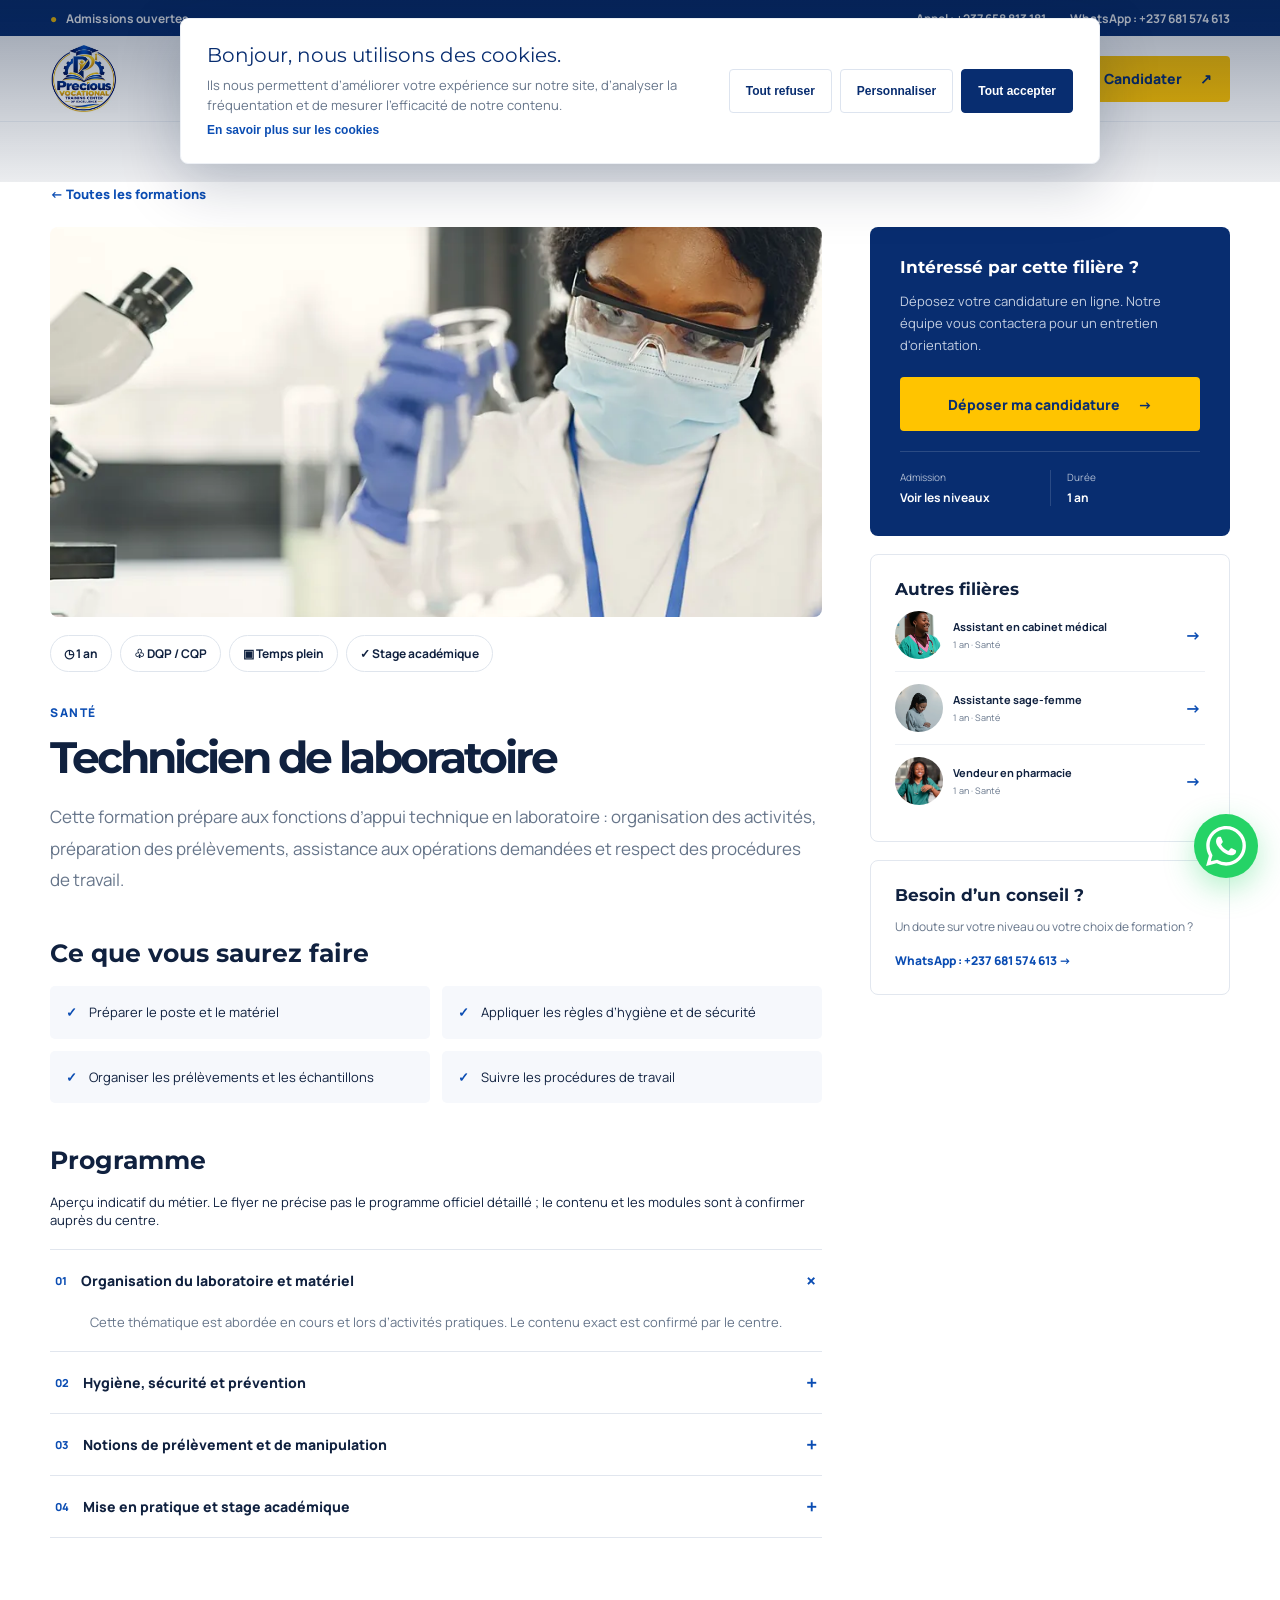
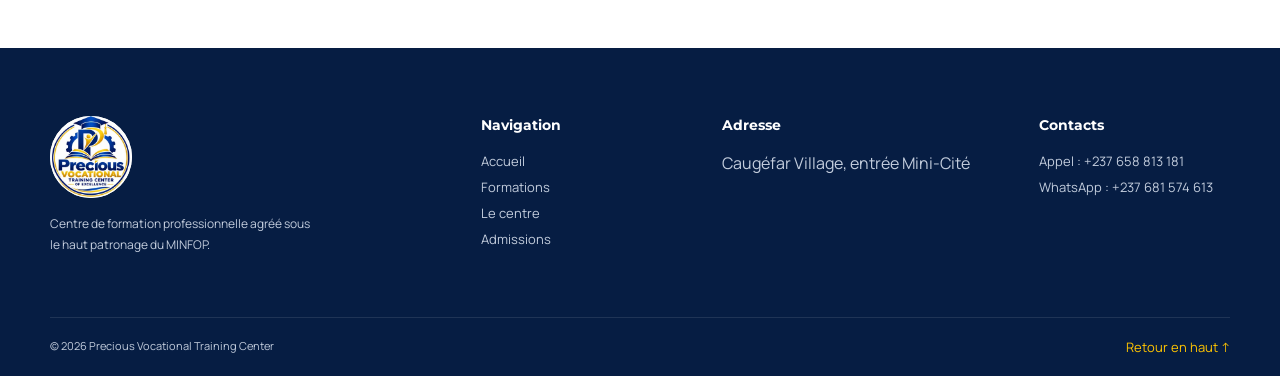
<file: formation.html>
<!doctype html>
<html lang="fr">
<head>
  <meta charset="UTF-8">
  <meta name="viewport" content="width=device-width, initial-scale=1.0">
  <title>Fiche de formation | Precious Vocational Training Center</title>
  <link rel="icon" type="image/png" sizes="32x32" href="assets/favicon-32.png">
  <link rel="preconnect" href="https://fonts.googleapis.com">
  <link rel="preconnect" href="https://fonts.gstatic.com" crossorigin>
  <link href="https://fonts.googleapis.com/css2?family=Manrope:wght@400;500;600;700;800&family=Montserrat:wght@700;800;900&display=swap" rel="stylesheet">
  <link rel="stylesheet" href="styles.css">
</head>
<body>
  <div class="topbar"><div class="container topbar-inner"><span><i>●</i> Admissions ouvertes</span><div><a href="tel:+237658813181">Appel : +237 658 813 181</a><a href="https://wa.me/237681574613">WhatsApp : +237 681 574 613</a></div></div></div>
  <header class="header"><div class="container nav"><a class="brand" href="index.html"><img src="assets/logo-optimized.webp" alt="Precious Vocational" decoding="async" loading="eager"></a><button class="menu-toggle" aria-label="Ouvrir le menu" aria-expanded="false"><span></span><span></span><span></span></button><nav class="navlinks"><a href="index.html">Accueil</a><a class="active" href="formations.html">Formations</a><a href="centre.html">Le centre</a><a href="index.html#temoignages">Vie au centre</a><a href="contact.html">Admissions</a><a href="contact.html#contact">Contact</a></nav><label class="language-switch"><span class="sr-only">Choisir la langue</span><select class="language-select" aria-label="Choisir la langue"><option value="fr">FR</option><option value="en">EN</option></select></label><a class="button button-small nav-cta" href="contact.html">Candidater <span>↗</span></a></div></header>
  <main>
    <section class="course-detail section">
      <div class="container">
        <a class="back-link" href="formations.html">← Toutes les formations</a>
        <div class="detail-grid">
          <div class="detail-main">
            <img id="detail-image" class="detail-image" src="" alt="" decoding="async">
            <div class="detail-chips">
              <span>◷ 1 an</span>
              <span>♧ DQP / CQP</span>
              <span>▣ Temps plein</span>
              <span>✓ Stage académique</span>
            </div>
            <div class="detail-domain" id="detail-domain"></div>
            <h1 id="detail-title"></h1>
            <p id="detail-description"></p>
            <section class="detail-content">
              <h2>Ce que vous saurez faire</h2>
              <div class="skill-grid" id="detail-skills"></div>
              <h2 class="program-title">Programme</h2>
              <p class="program-note">Aperçu indicatif du métier. Le flyer ne précise pas le programme officiel détaillé ; le contenu et les modules sont à confirmer auprès du centre.</p>
              <div class="program-list" id="detail-program"></div>
            </section>
          </div>
          <aside class="detail-sidebar">
            <div class="interest-card">
              <h3>Intéressé par cette filière ?</h3>
              <p>Déposez votre candidature en ligne. Notre équipe vous contactera pour un entretien d'orientation.</p>
              <a class="button" href="contact.html">Déposer ma candidature <span>→</span></a>
              <div class="detail-mini-facts"><div><small>Admission</small><strong>Voir les niveaux</strong></div><div><small>Durée</small><strong>1 an</strong></div></div>
            </div>
            <div class="related-card">
              <h3>Autres filières</h3>
              <div id="related-list"></div>
            </div>
            <div class="help-card">
              <h3>Besoin d’un conseil ?</h3>
              <p>Un doute sur votre niveau ou votre choix de formation ?</p>
              <a href="https://wa.me/237681574613">WhatsApp : +237 681 574 613 →</a>
            </div>
          </aside>
        </div>
      </div>
    </section>
  </main>
  <footer><div class="container footer-grid"><div><img src="assets/logo-optimized.webp" alt="" decoding="async" loading="eager"><p>Centre de formation professionnelle agréé sous le haut patronage du MINFOP.</p></div><div><h3>Navigation</h3><a href="index.html">Accueil</a><a href="formations.html">Formations</a><a href="centre.html">Le centre</a><a href="contact.html">Admissions</a></div><div><h3>Adresse</h3><p>Caugéfar Village, entrée Mini-Cité</p></div><div><h3>Contacts</h3><a href="tel:+237658813181">Appel : +237 658 813 181</a><a href="https://wa.me/237681574613">WhatsApp : +237 681 574 613</a></div></div><div class="container footer-bottom"><span>© 2026 Precious Vocational Training Center</span><a href="#top">Retour en haut ↑</a></div></footer>
  <a class="whatsapp" href="https://wa.me/237681574613" target="_blank" rel="noopener" aria-label="Contacter Precious Vocational sur WhatsApp"><img src="assets/whatsapp.svg" alt="" decoding="async" loading="eager"></a>
  <script src="formation-detail.js"></script>
  <script src="script.js"></script>
</body>
</html>
</file>
<file: styles.css>
:root{--navy:#082d70;--blue:#0b4db3;--yellow:#ffc400;--ink:#10213f;--muted:#66758a;--cream:#f6f8fc;--white:#fff}
*{box-sizing:border-box}
html{scroll-behavior:smooth}
body{margin:0;font-family:"Manrope",Arial,sans-serif;color:var(--ink);background:#fff}
img{max-width:100%;display:block}
a{text-decoration:none;color:inherit}
.container{width:min(1180px,calc(100% - 48px));margin:auto}
.topbar{background:var(--navy);color:#fff;font-size:12px;font-weight:700}
.topbar-inner{height:36px;display:flex;align-items:center;justify-content:space-between}
.topbar i{color:var(--yellow);font-style:normal;margin-right:7px}
.topbar-inner div{display:flex;gap:24px}
.header{height:86px;background:#fff;position:sticky;top:0;z-index:20;border-bottom:1px solid #edf0f5}
.nav{height:100%;display:flex;align-items:center}
.brand{width:210px}
.brand img{height:68px;width:68px;object-fit:contain}
.navlinks{display:flex;gap:26px;margin-left:auto;margin-right:20px}
.navlinks a{font-size:14px;font-weight:700;position:relative}
.navlinks a:after{content:"";position:absolute;height:2px;width:0;left:0;bottom:-8px;background:var(--yellow);transition:.25s}
.navlinks a:hover:after{width:100%}
.button{height:54px;padding:0 24px;border:0;border-radius:4px;background:var(--yellow);color:var(--navy);display:inline-flex;align-items:center;justify-content:center;gap:18px;font-weight:800;font-size:14px;cursor:pointer;transition:.25s}
.button:hover{transform:translateY(-2px);box-shadow:0 12px 30px rgba(8,45,112,.14)}
.button-small{height:46px;padding:0 18px}
.button-dark{background:var(--navy);color:#fff}
.menu-toggle{display:none}
.hero{min-height:610px;background:linear-gradient(135deg,#f4f7fb 0%,#fff 75%);overflow:hidden}
.hero-grid{display:grid;grid-template-columns:52% 48%;align-items:center;min-height:610px}
.hero-copy{padding:70px 50px 70px 0}
.eyebrow,.section-label{color:var(--blue);font-size:12px;font-weight:800;text-transform:uppercase;letter-spacing:1.8px}
.eyebrow{display:flex;align-items:center;gap:10px;margin-bottom:20px}
.eyebrow span{width:38px;height:3px;background:var(--yellow)}
h1,h2,h3{font-family:"Montserrat",sans-serif;margin:0}
h1{font-size:64px;line-height:1.04;letter-spacing:-3px;max-width:650px}
h1 em{color:var(--blue);font-style:normal}
.hero-copy>p{font-size:18px;line-height:1.75;color:var(--muted);max-width:610px;margin:24px 0 30px}
.hero-actions{display:flex;align-items:center;gap:28px}
.text-link{font-size:14px;font-weight:800}
.text-link b{width:38px;height:38px;border:1px solid #dce3ed;border-radius:50%;display:inline-grid;place-content:center;color:var(--blue);font-size:9px;margin-right:8px}
.trust-row{display:flex;margin-top:38px}
.trust-row div{display:flex;flex-direction:column;padding-right:30px;margin-right:30px;border-right:1px solid #d9e0ea}
.trust-row div:last-child{border:0}
.trust-row strong{color:var(--navy);font-family:"Montserrat";font-size:18px}
.trust-row span{font-size:11px;color:var(--muted);margin-top:5px}
.hero-media{height:610px;position:relative}
.hero-media:before{content:"";position:absolute;width:430px;height:430px;border-radius:50%;background:var(--yellow);right:-80px;top:50px}
.hero-arch{position:absolute;inset:54px -30px 0 30px;border-radius:230px 230px 8px 8px;overflow:hidden;z-index:2}
.hero-arch img{width:100%;height:100%;object-fit:cover}
.floating-card{position:absolute;z-index:3;bottom:48px;left:-18px;background:#fff;padding:16px 20px;border-radius:6px;box-shadow:0 18px 50px rgba(16,33,63,.16);display:flex;align-items:center;gap:12px}
.floating-icon{width:38px;height:38px;border-radius:50%;background:var(--yellow);display:grid;place-content:center;color:var(--navy);font-weight:900}
.floating-card strong,.floating-card small{display:block}
.floating-card strong{font-family:"Montserrat";font-size:20px}.floating-card small{font-size:10px;color:var(--muted)}
.partners{background:var(--navy);color:#fff}
.partners-inner{height:74px;display:flex;align-items:center;justify-content:space-between;font-size:11px;letter-spacing:.7px}
.partners-inner span{color:var(--yellow);font-weight:800}.partners-inner strong{border-left:1px solid rgba(255,255,255,.18);padding-left:32px}
.section{padding:110px 0}
.intro-grid{display:grid;grid-template-columns:47% 53%;align-items:center}
.intro-image{position:relative;height:500px;margin-right:60px}
.intro-image img{width:100%;height:100%;object-fit:cover;border-radius:6px}
.experience{position:absolute;right:-48px;bottom:36px;width:160px;height:160px;background:var(--yellow);display:flex;align-items:center;justify-content:center;flex-direction:column;text-align:center}
.experience strong{font-family:"Montserrat";font-size:56px;line-height:1;color:var(--navy)}
.experience span{font-size:12px;font-weight:800;margin-top:8px}
.intro-copy{padding-left:32px}.intro-copy h2,.section-heading h2,.advantages h2,.testimonial h2,.faq h2,.contact h2{font-size:44px;line-height:1.12;letter-spacing:-2px;margin:14px 0 22px}
.intro-copy>p{color:var(--muted);line-height:1.75}
.checklist{list-style:none;padding:0;margin:28px 0 32px}
.checklist li{font-weight:700;font-size:14px;margin:13px 0;padding-left:30px;position:relative}
.checklist li:before{content:"✓";position:absolute;left:0;top:-2px;width:20px;height:20px;border-radius:50%;background:#edf4ff;color:var(--blue);display:grid;place-content:center;font-size:11px}
.formations{background:var(--cream)}
.section-heading{display:flex;justify-content:space-between;align-items:end;margin-bottom:42px}
.section-heading h2{margin-bottom:0}.section-heading p{max-width:390px;color:var(--muted);line-height:1.7;margin:0 0 4px}
.formation-grid{display:grid;grid-template-columns:repeat(3,1fr);gap:20px}
.formation-card{height:520px;position:relative;border-radius:6px;overflow:hidden;color:#fff}
.formation-card img{width:100%;height:100%;object-fit:cover;transition:.5s}.formation-card:hover img{transform:scale(1.04)}
.card-overlay{position:absolute;inset:0;background:linear-gradient(180deg,rgba(7,30,73,.06) 10%,rgba(7,30,73,.95) 100%)}
.card-content{position:absolute;inset:auto 28px 28px}
.card-number{position:absolute;right:0;top:-390px;font-family:"Montserrat";font-size:13px;color:rgba(255,255,255,.7)}
.card-tag{display:inline-block;background:var(--yellow);color:var(--navy);border-radius:3px;padding:6px 9px;font-size:10px;font-weight:900;text-transform:uppercase;margin-bottom:12px}
.card-content h3{font-size:26px}.card-content>p{color:rgba(255,255,255,.78);font-size:13px;line-height:1.6}
.card-toggle{width:100%;height:42px;border:0;border-top:1px solid rgba(255,255,255,.2);background:none;color:#fff;font-weight:800;text-align:left;padding:12px 0 0;display:flex;justify-content:space-between;cursor:pointer}
.card-toggle span{font-size:20px}
.card-list{display:none;list-style:none;padding:8px 0 0;margin:0;font-size:12px;line-height:1.9}.card-list.open{display:block}
.card-list li:before{content:"— ";color:var(--yellow)}
.advantages{background:#fff}.advantages-grid{display:grid;grid-template-columns:38% 62%;gap:50px}
.advantage-list article{display:grid;grid-template-columns:72px 1fr;border-top:1px solid #dfe5ed;padding:24px 0}
.advantage-list article:last-child{border-bottom:1px solid #dfe5ed}
.advantage-list article>span{font-family:"Montserrat";color:var(--yellow);font-size:20px}.advantage-list h3{font-size:20px}.advantage-list p{color:var(--muted);line-height:1.7;margin:8px 0 0}
.stats{background:var(--navy);color:#fff}.stats-grid{display:grid;grid-template-columns:repeat(4,1fr);height:180px;align-items:center}
.stats-grid div{border-right:1px solid rgba(255,255,255,.14);text-align:center}.stats-grid div:last-child{border:0}
.stats-grid strong{display:block;font-family:"Montserrat";font-size:42px;color:var(--yellow)}.stats-grid span{font-size:12px}
.testimonial{background:var(--cream)}.testimonial-grid{display:grid;grid-template-columns:58% 42%;align-items:center}
.testimonial-copy{padding-right:90px}.testimonial blockquote{font-family:"Montserrat";font-size:30px;line-height:1.45;margin:30px 0}
.person{display:flex;align-items:center;gap:12px}.person>span{width:46px;height:46px;border-radius:50%;background:var(--navy);color:#fff;display:grid;place-content:center;font-weight:800}.person strong,.person small{display:block}.person small{color:var(--muted);margin-top:4px}
.testimonial-image{height:420px}.testimonial-image img{width:100%;height:100%;object-fit:cover;border-radius:6px}
.faq-grid{display:grid;grid-template-columns:38% 62%;gap:60px}.accordion article{border-bottom:1px solid #dee4ed}.accordion button{width:100%;height:76px;border:0;background:none;display:flex;justify-content:space-between;align-items:center;font-family:"Montserrat";font-size:16px;color:var(--ink);cursor:pointer}.accordion button b{font-size:24px;color:var(--blue)}.accordion p{display:none;color:var(--muted);line-height:1.7;padding:0 40px 24px 0}.accordion p.open{display:block}
.accordion .faq-levels{display:none;color:var(--muted);padding:0 40px 24px 0}.accordion .faq-levels.open{display:block}.faq-levels>p{margin:0 0 14px}.faq-level-grid{display:grid;grid-template-columns:1fr 1fr;gap:12px}.faq-level-grid>div{background:var(--cream);border-radius:6px;padding:16px}.faq-level-grid strong{color:var(--navy);font-family:"Montserrat";font-size:13px}.faq-level-grid ul{list-style:none;padding:0;margin:10px 0 0}.faq-level-grid li{padding:5px 0 5px 18px;position:relative}.faq-level-grid li:before{content:"✓";position:absolute;left:0;color:var(--blue);font-weight:900}
.contact{background:var(--navy);color:#fff;padding:80px 0}.contact-grid{display:grid;grid-template-columns:45% 55%;align-items:center}
.contact-copy{padding-right:80px}.contact-copy .section-label{color:var(--yellow)}.contact-copy p{color:#bac7dc;line-height:1.7}
.contact-form{display:grid;grid-template-columns:1fr 1fr;gap:16px}.contact-form label{font-size:12px;font-weight:700}.contact-form label:nth-child(3){grid-column:1/-1}.contact-form input,.contact-form select{width:100%;height:52px;margin-top:8px;border:1px solid rgba(255,255,255,.18);background:rgba(255,255,255,.08);color:#fff;padding:0 14px;border-radius:4px}.contact-form input::placeholder{color:#98a9c5}.contact-form select option{color:var(--ink)}.contact-form .button{grid-column:1/-1;width:max-content;margin-top:8px}
footer{background:#061d43;color:#c2ccdc;padding:68px 0 20px}footer a{display:block;font-size:13px;margin:8px 0}footer h3{color:#fff;font-family:"Montserrat";font-size:14px;margin:0 0 18px}.footer-grid{display:grid;grid-template-columns:2fr 1fr 1.4fr 1fr;gap:50px}.footer-grid>div:first-child img{height:82px;width:82px;object-fit:contain;background:#fff;border-radius:50%;margin-bottom:16px}.footer-grid>div:first-child p{max-width:270px;line-height:1.7;font-size:12px}.footer-bottom{border-top:1px solid rgba(255,255,255,.1);margin-top:50px;padding-top:20px;display:flex;justify-content:space-between;font-size:11px}.footer-bottom a{display:inline;margin:0;color:var(--yellow)}
.whatsapp{position:fixed;right:22px;bottom:22px;width:58px;height:58px;border-radius:50%;background:#25d366;color:#fff;display:grid;place-content:center;font-size:24px;box-shadow:0 10px 30px rgba(37,211,102,.35);z-index:30}
.whatsapp{width:64px;height:64px;padding:12px;transition:transform .25s ease,box-shadow .25s ease}.whatsapp img{width:40px;height:40px;object-fit:contain}.whatsapp svg{width:34px;height:34px;fill:#fff}.whatsapp:hover{transform:translateY(-4px) scale(1.03);box-shadow:0 16px 36px rgba(37,211,102,.42)}
.hero-slogan{display:inline-block;background:var(--yellow);color:var(--navy);font-family:"Montserrat";font-size:12px;font-weight:800;padding:8px 12px;border-radius:3px;margin:-8px 0 18px}
.cookie-banner{position:fixed;inset:0 0 auto 0;z-index:1000;padding:18px;background:linear-gradient(180deg,rgba(5,24,56,.42),rgba(5,24,56,.08));pointer-events:none}.cookie-card{pointer-events:auto;width:min(920px,calc(100% - 32px));margin:auto;background:#fff;border:1px solid #edf0f5;border-radius:8px;padding:24px 26px;box-shadow:0 20px 60px rgba(5,24,56,.22);display:grid;grid-template-columns:minmax(0,1fr) auto;align-items:center;gap:28px}.cookie-title{font-family:"Montserrat";font-size:20px;color:var(--navy);margin-bottom:8px}.cookie-intro p{max-width:590px;color:var(--muted);font-size:13px;line-height:1.55;margin:0}.cookie-learn{border:0;background:none;color:var(--blue);font-size:12px;font-weight:800;padding:8px 0 0;cursor:pointer}.cookie-actions{display:flex;gap:8px}.cookie-button{height:44px;border-radius:4px;padding:0 16px;border:1px solid #dde4ef;background:#fff;color:var(--navy);font-size:12px;font-weight:800;cursor:pointer}.cookie-accept{background:var(--navy);border-color:var(--navy);color:#fff}.cookie-confirm{background:var(--navy);border-color:var(--navy);color:#fff}.cookie-options{display:flex;gap:10px;margin-top:14px}.cookie-options label{display:flex;align-items:center;justify-content:space-between;gap:12px;width:180px;border:1px solid #e2e7ef;border-radius:5px;padding:9px}.cookie-options strong,.cookie-options small{display:block}.cookie-options strong{font-size:11px}.cookie-options small{color:var(--muted);font-size:9px;margin-top:3px}.cookie-options input{accent-color:var(--blue)}.cookie-card.customizing{grid-template-columns:1fr 150px}
@media(max-width:900px){
.container{width:min(100% - 32px,680px)}.topbar{display:none}.header{height:74px}.brand{width:auto}.brand img{height:60px;width:60px}.menu-toggle{display:flex;margin-left:auto;width:42px;height:42px;border:0;background:none;flex-direction:column;justify-content:center;gap:5px}.menu-toggle span{width:24px;height:2px;background:var(--navy);margin-left:auto}.navlinks{display:none;position:absolute;top:74px;left:0;width:100%;background:#fff;padding:25px 24px;box-shadow:0 20px 30px rgba(16,33,63,.12)}.navlinks.open{display:flex;flex-direction:column}.nav-cta{display:none}
.hero-grid{grid-template-columns:1fr}.hero-copy{padding:55px 0 35px}.hero-media{height:430px}.hero-arch{inset:20px 0 0}.hero-media:before{right:-20px}.hero h1{font-size:48px}.partners-inner span,.partners-inner strong:nth-last-child(-n+2){display:none}.partners-inner{justify-content:center}
.section{padding:76px 0}.intro-grid,.advantages-grid,.testimonial-grid,.faq-grid,.contact-grid{grid-template-columns:1fr}.intro-image{margin:0 30px 55px 0;height:430px}.experience{right:-30px}.intro-copy{padding:0}.section-heading{display:block}.section-heading p{margin-top:16px}.formation-grid{grid-template-columns:1fr}.formation-card{height:470px}.advantages-grid{gap:30px}.stats-grid{height:auto;padding:35px 0;grid-template-columns:1fr 1fr}.stats-grid div{padding:20px}.stats-grid div:nth-child(2){border:0}.testimonial-copy{padding:0 0 40px}.testimonial blockquote{font-size:24px}.testimonial-image{height:360px}.faq-grid{gap:20px}.contact-copy{padding:0 0 35px}.contact-grid{display:grid}.footer-grid{grid-template-columns:1fr 1fr}
}
@media(max-width:560px){
.container{width:calc(100% - 28px)}h1{font-size:39px;letter-spacing:-2px}.hero-copy>p{font-size:16px}.hero-actions{align-items:flex-start;flex-direction:column}.trust-row{margin-top:28px}.trust-row div{padding-right:15px;margin-right:15px}.hero-media{height:360px}.hero-arch{inset:12px 0 0}.floating-card{bottom:18px}.partners-inner strong:nth-child(3){display:none}.intro-copy h2,.section-heading h2,.advantages h2,.testimonial h2,.faq h2,.contact h2{font-size:34px}.intro-image{height:360px}.experience{width:130px;height:130px}.formation-card{height:450px}.stats-grid strong{font-size:34px}.stats-grid span{font-size:10px}.testimonial-image{height:300px}.contact-form{grid-template-columns:1fr}.contact-form label,.contact-form label:nth-child(3){grid-column:1}.footer-grid{grid-template-columns:1fr}.footer-bottom{gap:20px}.whatsapp{width:52px;height:52px}
}

.navlinks a.active{color:var(--blue)}
.page-hero{background:linear-gradient(135deg,#f4f7fb,#fff);padding:54px 0}
.page-hero-grid{display:grid;grid-template-columns:52% 48%;align-items:center;min-height:430px}
.page-hero h1{font-size:58px}
.page-hero p{max-width:520px;font-size:18px;line-height:1.7;color:var(--muted)}
.page-hero img{width:100%;height:430px;object-fit:cover;border-radius:220px 220px 8px 8px}
.fees-strip{background:var(--navy);color:#fff}
.fees-grid{height:130px;display:grid;grid-template-columns:repeat(3,1fr);align-items:center;text-align:center}
.fees-grid div{border-right:1px solid rgba(255,255,255,.15)}.fees-grid div:last-child{border:0}
.fees-grid small,.fees-grid strong{display:block}.fees-grid small{color:#bdc8dc;margin-bottom:8px}.fees-grid strong{font-family:"Montserrat";font-size:25px;color:var(--yellow)}
.course-grid{display:grid;grid-template-columns:repeat(3,1fr);gap:22px}
.course-grid article{background:#fff;border:1px solid #e8edf4;border-radius:6px;overflow:hidden}
.course-grid article img{width:100%;height:220px;object-fit:cover}
.course-grid article div{padding:24px}.course-grid article div>span{color:var(--blue);font-family:"Montserrat";font-size:12px}.course-grid h3{font-size:18px;margin:10px 0}.course-grid p{color:var(--muted);font-size:13px;line-height:1.7;margin:0}
.catalog-blue{background:var(--navy)}.catalog-blue .section-heading h2,.catalog-blue .section-label{color:#fff}.catalog-blue .section-heading p{color:#bdc8dc}.catalog-blue .course-grid article{border:0}
.gallery-grid{display:grid;grid-template-columns:1.3fr 1fr 1fr;gap:18px}.gallery-grid img{width:100%;height:390px;object-fit:cover;border-radius:6px}
.admission-grid{display:grid;grid-template-columns:minmax(0,.9fr) minmax(0,1.1fr);gap:44px}.admission-info>p{color:var(--muted)}
.fee-cards{display:grid;grid-template-columns:repeat(3,1fr);gap:12px;margin-top:30px}.fee-cards div{background:var(--cream);border-left:4px solid var(--yellow);padding:18px}.fee-cards small,.fee-cards strong{display:block}.fee-cards strong{font-family:"Montserrat";font-size:20px;color:var(--navy);margin-top:7px}
.admission-lead{color:var(--muted)!important;margin-bottom:22px}.admission-pathways{display:grid;grid-template-columns:1fr 1fr;gap:14px}.admission-pathway{background:var(--cream);border-radius:6px;padding:18px}.admission-pathway h3{font-size:15px;margin:0 0 12px;padding-bottom:10px;border-bottom:1px solid #dde4ef}.pathway-list{list-style:none;padding:0;margin:0}.pathway-list li{display:flex;align-items:center;gap:10px;padding:7px 0}.pathway-list li span{width:24px;height:24px;border-radius:50%;background:var(--yellow);color:var(--navy);display:grid;place-content:center;font-size:9px;font-weight:900}.pathway-list li strong{font-size:13px}
.detailed-form{background:var(--navy);padding:38px;border-radius:6px}.detailed-form h2{grid-column:1/-1;color:#fff;font-family:"Montserrat";font-size:28px;margin:0 0 10px}.detailed-form label:nth-child(3),.detailed-form label:nth-child(5){grid-column:1/-1}
.map-grid{display:grid;grid-template-columns:38% 62%;gap:50px;align-items:center}.contact-methods{display:flex;gap:12px;margin-top:25px}.contact-methods a{background:var(--cream);padding:16px 22px;min-width:180px;border-radius:4px}.contact-methods small,.contact-methods strong{display:block}.contact-methods small{color:var(--muted)}.contact-methods strong{color:var(--navy);margin-top:5px}
.map-placeholder{height:360px;position:relative;border-radius:6px;overflow:hidden}.map-placeholder img{width:100%;height:100%;object-fit:cover}.map-placeholder span{position:absolute;left:20px;bottom:20px;background:var(--navy);color:#fff;padding:12px 16px;border-radius:4px;font-size:12px;font-weight:800}
.course-card{cursor:pointer;transition:.25s}.course-card:hover{transform:translateY(-6px);box-shadow:0 18px 40px rgba(16,33,63,.12)}.course-card:focus-visible{outline:3px solid var(--yellow);outline-offset:4px}.course-link{display:inline-block;color:var(--blue);margin-top:16px;font-size:12px}
.course-card>a{display:block;height:100%;color:inherit}.course-card>a:hover h3{color:var(--blue)}
.course-detail{padding-top:60px}.back-link{display:inline-block;color:var(--blue);font-weight:800;font-size:13px;margin-bottom:24px}.detail-grid{display:grid;grid-template-columns:minmax(0,1fr) minmax(260px,360px);gap:48px}.detail-image{width:100%;height:390px;object-fit:cover;border-radius:8px}.detail-chips{display:flex;flex-wrap:wrap;gap:8px;margin:18px 0 32px}.detail-chips span{border:1px solid #dfe5ed;border-radius:30px;padding:9px 13px;font-size:12px;font-weight:700;color:var(--ink)}.detail-domain{color:var(--blue);font-size:12px;font-weight:800;text-transform:uppercase;letter-spacing:1.5px}.detail-main h1{font-size:44px;line-height:1.1;margin:12px 0 20px}.detail-main>p{color:var(--muted);font-size:17px;line-height:1.85}.detail-sidebar{display:flex;flex-direction:column;gap:18px}.interest-card{background:var(--navy);color:#fff;border-radius:8px;padding:30px}.interest-card h3,.related-card h3,.help-card h3{font-family:"Montserrat";font-size:17px;margin:0}.interest-card p{color:#c3cee1;font-size:13px;line-height:1.7}.interest-card .button{width:100%;margin:8px 0 20px}.detail-mini-facts{display:grid;grid-template-columns:1fr 1fr;border-top:1px solid rgba(255,255,255,.14);padding-top:18px}.detail-mini-facts div:last-child{border-left:1px solid rgba(255,255,255,.14);padding-left:16px}.detail-mini-facts small,.detail-mini-facts strong{display:block}.detail-mini-facts small{color:#aebbd1;font-size:10px}.detail-mini-facts strong{font-size:12px;margin-top:5px}.related-card,.help-card{border:1px solid #e2e7ef;border-radius:8px;padding:24px}.related-item{display:grid;grid-template-columns:48px 1fr 20px;align-items:center;gap:10px;padding:12px 0;border-bottom:1px solid #edf0f5}.related-item:last-child{border:0}.related-item img{width:48px;height:48px;border-radius:50%;object-fit:cover}.related-item strong,.related-item small{display:block}.related-item strong{font-size:11px}.related-item small{color:var(--muted);font-size:9px;margin-top:4px}.related-item>span{color:var(--blue);font-weight:800}.help-card p{color:var(--muted);font-size:12px;line-height:1.6}.help-card a{color:var(--blue);font-size:12px;font-weight:800}
.detail-content{margin-top:42px}.detail-content h2{font-family:"Montserrat";font-size:25px;margin:38px 0 18px}.skill-grid{display:grid;grid-template-columns:1fr 1fr;gap:12px}.skill-item{display:flex;gap:12px;align-items:flex-start;background:var(--cream);padding:16px;border-radius:5px;font-size:13px;line-height:1.6}.skill-item span{color:var(--blue);font-weight:900}.detail-content .program-title{margin-top:42px}.program-note{font-size:13px!important;margin-bottom:20px}.program-item{border-top:1px solid #e1e6ee}.program-item:last-child{border-bottom:1px solid #e1e6ee}.program-item summary{display:flex;align-items:center;gap:14px;padding:17px 5px;cursor:pointer;list-style:none;font-weight:800;font-size:14px}.program-item summary::-webkit-details-marker{display:none}.program-item summary span{color:var(--blue);font-size:11px}.program-item summary b{margin-left:auto;color:var(--blue);font-size:20px}.program-item[open] summary b{transform:rotate(45deg)}.program-item p{margin:0;padding:0 40px 18px;color:var(--muted);font-size:13px;line-height:1.7}
.admissions-steps h2,.faq-admissions h2{font-family:"Montserrat";font-size:34px;margin:10px 0}.section-intro{max-width:680px;color:var(--muted);line-height:1.7;margin-bottom:32px}.steps-grid{display:grid;grid-template-columns:repeat(4,1fr);gap:16px;margin-top:34px}.steps-grid article{padding:24px;background:var(--cream);border-radius:6px;border-top:3px solid var(--yellow)}.steps-grid article>span{font-family:"Montserrat";font-weight:900;color:var(--blue);font-size:13px}.steps-grid h3{font-family:"Montserrat";font-size:17px;margin:15px 0 9px}.steps-grid p,.documents-card p{font-size:13px;color:var(--muted);line-height:1.7}.steps-grid a{font-size:12px;color:var(--blue);font-weight:800}.qualification-note{background:#f6f8fb;padding:18px 20px;margin-top:22px;border-left:3px solid var(--blue);font-size:13px;line-height:1.65}.qualification-note p{margin:4px 0}.documents-card{margin-top:26px;padding:22px;border:1px solid #e2e7ef;border-radius:6px}.documents-card h3{font-family:"Montserrat";margin:0 0 8px}.documents-card ul{padding-left:20px;margin:14px 0 0}.documents-card li{font-size:13px;line-height:1.8}.fee-note{font-size:12px;color:var(--muted);line-height:1.6;margin-top:10px}.detailed-form{background:var(--navy);padding:38px;border-radius:6px}.detailed-form h2{grid-column:1/-1;color:#fff;font-family:"Montserrat";font-size:28px;margin:0 0 8px}.form-intro{grid-column:1/-1;color:#c3cee1;font-size:13px;line-height:1.7;margin:0 0 20px}.form-fields{display:grid;grid-template-columns:1fr 1fr;gap:16px}.form-fields label{display:block;color:#fff;font-size:12px;font-weight:700}.form-fields label small{display:block;color:#c3cee1;font-weight:400;margin:4px 0 7px}.form-fields input,.form-fields select,.form-fields textarea{width:100%;margin-top:7px;border:1px solid rgba(255,255,255,.28);border-radius:4px;background:#fff;color:var(--ink);font:inherit;padding:12px}.form-fields select{min-height:44px}.form-fields .wide-field{grid-column:1/-1}.privacy-check{display:flex;width:100%;min-width:0;align-items:flex-start;gap:10px;margin:20px 0;color:#d4dcec;font-size:11px;line-height:1.6}.privacy-check input{display:block;width:18px;height:18px;flex:0 0 18px;margin:2px 0 0;padding:0}.privacy-check span{flex:1;min-width:0}.detailed-form>.button{width:100%;justify-content:center}.form-note{font-size:11px;color:#c3cee1;line-height:1.6}.application-contact{border-top:1px solid rgba(255,255,255,.18);padding-top:14px;color:#fff;font-size:12px;line-height:1.9}.application-contact a{color:var(--yellow)}.admission-faq{max-width:900px;border-top:1px solid #e2e7ef}.admission-faq details{border-bottom:1px solid #e2e7ef}.admission-faq summary{padding:20px 36px 20px 0;cursor:pointer;list-style:none;font-weight:800;position:relative}.admission-faq summary::-webkit-details-marker{display:none}.admission-faq summary:after{content:"+";position:absolute;right:5px;color:var(--blue);font-size:20px;top:15px}.admission-faq details[open] summary:after{content:"−"}.admission-faq details p{color:var(--muted);font-size:14px;line-height:1.8;margin:0;padding:0 30px 20px 0}
.course-modal{width:min(920px,calc(100% - 32px));border:0;border-radius:8px;padding:0;box-shadow:0 30px 90px rgba(5,24,56,.28)}.course-modal::backdrop{background:rgba(5,24,56,.72)}.modal-close{position:absolute;right:12px;top:10px;width:38px;height:38px;border:0;border-radius:50%;background:#fff;color:var(--navy);font-size:28px;line-height:1;cursor:pointer;z-index:2}.modal-layout{display:grid;grid-template-columns:42% 58%}.modal-layout>img{width:100%;height:100%;min-height:480px;object-fit:cover}.modal-copy{padding:48px}.modal-copy h2{font-size:36px;margin:12px 0 18px}.modal-copy>p{color:var(--muted);line-height:1.75}.modal-facts{display:grid;grid-template-columns:repeat(3,1fr);gap:8px;margin:28px 0}.modal-facts div{background:var(--cream);padding:14px}.modal-facts small,.modal-facts strong{display:block}.modal-facts small{color:var(--muted);font-size:10px}.modal-facts strong{font-size:12px;margin-top:6px}
@media(max-width:900px){
.page-hero-grid{grid-template-columns:1fr}.page-hero h1{font-size:48px}.page-hero img{height:350px;margin-top:30px}.fees-grid{height:auto;padding:25px 0}.course-grid{grid-template-columns:1fr 1fr}.gallery-grid{grid-template-columns:1fr 1fr}.gallery-grid img:last-child{grid-column:1/-1}.admission-grid,.map-grid{grid-template-columns:1fr}.map-placeholder{height:320px}
}
@media(max-width:560px){
.page-hero h1{font-size:39px}.page-hero img{height:300px}.fees-grid{grid-template-columns:1fr}.fees-grid div{border:0;border-bottom:1px solid rgba(255,255,255,.12);padding:14px}.course-grid{grid-template-columns:1fr}.course-grid article img{height:240px}.gallery-grid{grid-template-columns:1fr}.gallery-grid img{height:300px}.gallery-grid img:last-child{grid-column:auto}.fee-cards{grid-template-columns:1fr}.detailed-form{padding:24px}.contact-methods{flex-direction:column}.contact-methods a{width:100%}.map-placeholder{height:260px}
.modal-layout{grid-template-columns:1fr}.modal-layout>img{height:220px;min-height:220px}.modal-copy{padding:28px}.modal-copy h2{font-size:28px}.modal-facts{grid-template-columns:1fr}.course-modal{max-height:90vh;overflow:auto}
.faq-level-grid{grid-template-columns:1fr}.accordion .faq-levels{padding-right:0}
.detail-grid{grid-template-columns:1fr}.detail-sidebar{display:grid;grid-template-columns:1fr 1fr}.interest-card{grid-column:1/-1}.detail-image{height:340px}.detail-main h1{font-size:38px}.steps-grid{grid-template-columns:1fr 1fr}
.admission-pathways{grid-template-columns:1fr}.steps-grid{grid-template-columns:1fr}
@media(max-width:560px){.detail-sidebar{grid-template-columns:1fr}.detail-image{height:260px}.detail-main h1{font-size:32px}.detail-main>p{font-size:15px}.detail-chips span{font-size:10px}.skill-grid,.form-fields{grid-template-columns:1fr}.form-fields .wide-field{grid-column:auto}.admissions-steps h2,.faq-admissions h2{font-size:27px}}
.cookie-banner{padding:10px}.cookie-card,.cookie-card.customizing{width:100%;grid-template-columns:1fr;padding:18px;gap:14px}.cookie-title{font-size:17px}.cookie-actions{display:grid;grid-template-columns:1fr 1fr}.cookie-accept,.cookie-confirm{grid-column:1/-1}.cookie-options{display:grid;grid-template-columns:1fr}.cookie-options label{width:100%}
.language-switch{display:flex;align-items:center;flex:0 0 auto;height:40px;margin:0 24px 0 0;border:1px solid var(--navy);border-radius:4px;background:#fff;padding:0 9px}.globe-icon{color:var(--yellow);font-size:17px;line-height:1;margin-right:4px;-webkit-text-stroke:1px var(--navy)}.language-select{height:36px;border:0;background:transparent;color:var(--navy);font-family:"Montserrat";font-size:11px;font-weight:800;padding:0 16px 0 4px;cursor:pointer;outline:none}
@media(max-width:900px){.language-switch{position:absolute;right:78px;top:18px;margin:0}.navlinks.open+.language-switch{display:none}}
}

/* Mouvement discret inspire des sections institutionnelles */
.js .reveal,
.js .hero-copy,
.js .hero-media,
.js .alternance-visual,
.js .support-visual,
.js .support-copy,
.js .detail-main,
.js .detail-sidebar {
  opacity: 0;
  transform: translateY(24px);
  transition: opacity .75s ease, transform .75s cubic-bezier(.2,.65,.3,1);
}

.js .reveal.is-visible,
.js .hero-copy.is-visible,
.js .hero-media.is-visible,
.js .alternance-visual.is-visible,
.js .support-visual.is-visible,
.js .support-copy.is-visible,
.js .detail-main.is-visible,
.js .detail-sidebar.is-visible {
  opacity: 1;
  transform: translateY(0);
}

.js .hero-copy { animation: heroCopyIn .85s .08s both; }
.js .hero-media { animation: heroMediaIn 1s .18s both; }
.js .formation-card,
.js .course-card,
.js .support-list article,
.js .fee-cards div,
.js .stats-grid div,
.js .center-copy,
.js .center-photo-stack,
.js .pedagogy-grid article,
.js .values-grid article,
.js .center-campus-photos img {
  opacity: 0;
  transform: translateY(18px);
  transition: opacity .55s ease, transform .55s cubic-bezier(.2,.65,.3,1);
}
.js .formation-card.is-visible,
.js .course-card.is-visible,
.js .support-list article.is-visible,
.js .fee-cards div.is-visible,
.js .stats-grid div.is-visible {
  opacity: 1;
  transform: translateY(0);
}

.header { transition: box-shadow .25s ease, background .25s ease; }
.header.is-scrolled { box-shadow: 0 10px 30px rgba(16,33,63,.08); }
.button,
.navlinks a,
.course-card,
.formation-card,
.related-item,
.language-menu,
.language-chevron {
  transition: all .25s ease;
}
.language-switch.open .language-chevron { transform: rotate(180deg); }
.language-menu { transform-origin: top right; animation: menuIn .18s ease both; }
.course-card:hover,
.formation-card:hover,
.support-list article:hover,
.related-item:hover {
  transform: translateY(-5px);
}
.alternance-visual img,
.hero-arch img,
.detail-image,
.testimonial-image img,
.map-placeholder img {
  transition: transform .8s cubic-bezier(.2,.65,.3,1);
}
.alternance-visual:hover img,
.hero-arch:hover img,
.detail-image:hover,
.testimonial-image:hover img,
.map-placeholder:hover img {
  transform: scale(1.025);
}
.accordion article,
.faq-levels,
.card-list {
  transition: opacity .28s ease;
}

@keyframes heroCopyIn {
  from { opacity: 0; transform: translateX(-26px); }
  to { opacity: 1; transform: translateX(0); }
}
@keyframes heroMediaIn {
  from { opacity: 0; transform: translateX(32px) scale(.98); }
  to { opacity: 1; transform: translateX(0) scale(1); }
}
@keyframes menuIn {
  from { opacity: 0; transform: translateY(-5px) scale(.98); }
  to { opacity: 1; transform: translateY(0) scale(1); }
}

@media (prefers-reduced-motion: reduce) {
  html { scroll-behavior: auto; }
  *, *::before, *::after {
    animation-duration: .01ms !important;
    animation-iteration-count: 1 !important;
    transition-duration: .01ms !important;
  }
  .js .reveal,
  .js .hero-copy,
  .js .hero-media,
  .js .alternance-visual,
  .js .support-visual,
  .js .support-copy,
  .js .detail-main,
  .js .detail-sidebar,
  .js .formation-card,
  .js .course-card,
  .js .support-list article,
  .js .fee-cards div,
  .js .stats-grid div {
    opacity: 1;
    transform: none;
  }
}

.form-fields,.form-intro,.privacy-check,.detailed-form>.button,.form-note,.application-contact{grid-column:1/-1}
#tarifs{scroll-margin-top:100px}
@media(max-width:900px){
  .steps-grid{grid-template-columns:repeat(2,minmax(0,1fr))}
  .admission-grid{gap:28px}
}
@media(max-width:560px){
  .steps-grid,.form-fields,.skill-grid{grid-template-columns:1fr}
  .steps-grid article{padding:20px}
  .form-fields .wide-field{grid-column:auto}
  .fee-cards{grid-template-columns:1fr}
  .admissions-steps h2,.faq-admissions h2{font-size:27px}
  .detailed-form{padding:24px}
  .detail-sidebar{grid-template-columns:1fr}
}

.center-mission-grid,.center-campus-grid{display:grid;grid-template-columns:minmax(0,.95fr) minmax(0,1.05fr);gap:70px;align-items:center}
.center-photo-stack{position:relative;min-height:510px;padding:0 70px 70px 0}
.center-photo-stack img{display:block;object-fit:cover;border-radius:6px}
.center-photo-main{width:88%;height:430px}
.center-photo-secondary{position:absolute;right:0;bottom:0;width:54%;height:245px;border:8px solid #fff}
.center-experience{position:absolute;left:20px;bottom:26px;z-index:1;display:flex;align-items:center;gap:12px;padding:13px 18px;background:var(--yellow);color:var(--navy);border-radius:4px;font-weight:800;font-size:12px}
.center-experience strong{font:900 25px "Montserrat"}
.center-copy h2,.center-pedagogy h2,.center-values h2{font:800 38px/1.15 "Montserrat";letter-spacing:-1.5px;margin:12px 0 20px}
.center-copy>p,.center-section-intro{color:var(--muted);font-size:14px;line-height:1.85}
.mission-points{margin-top:24px}
.mission-points article{display:flex;gap:16px;padding:17px 0;border-top:1px solid #e4e9f0}
.mission-points article>span,.values-grid article>span{font:800 12px "Montserrat";color:var(--blue)}
.mission-points h3,.values-grid h3{font:700 16px "Montserrat";margin:0 0 7px}
.mission-points p,.values-grid p,.pedagogy-grid p{margin:0;color:var(--muted);font-size:13px;line-height:1.75}
.center-pedagogy{background:var(--navy);color:#fff}
.center-pedagogy .section-label{color:var(--yellow)}
.center-pedagogy h2{max-width:680px}
.center-section-intro{max-width:690px;color:#c3cee1}
.pedagogy-grid{display:grid;grid-template-columns:repeat(3,minmax(0,1fr));gap:18px;margin-top:34px}
.pedagogy-grid article{min-height:230px;padding:26px;background:#fff;border-radius:5px;color:var(--ink);border-bottom:4px solid var(--yellow)}
.pedagogy-grid article>span{font:800 10px "Montserrat";letter-spacing:.7px;color:var(--blue)}
.pedagogy-grid h3{font:700 20px "Montserrat";margin:20px 0 10px}
.values-grid{display:grid;grid-template-columns:repeat(4,minmax(0,1fr));gap:15px;margin-top:28px}
.values-grid article{padding:24px;background:var(--cream);border-radius:5px}
.values-grid h3{margin-top:20px}
.center-campus-grid{grid-template-columns:minmax(0,1.05fr) minmax(0,.95fr)}
.center-campus-photos{display:grid;grid-template-columns:1.15fr .85fr;grid-template-rows:220px 220px;gap:12px}
.center-campus-photos img{width:100%;height:100%;object-fit:cover;border-radius:5px}
.center-campus-photos .campus-photo-large{grid-row:1/3}
.campus-list{display:grid;grid-template-columns:1fr 1fr;gap:11px 18px;padding:0;margin:24px 0 28px;list-style:none}
.campus-list li{position:relative;padding-left:22px;font-size:12px;line-height:1.6;font-weight:700}
.campus-list li:before{content:"✓";position:absolute;left:0;color:var(--blue);font-weight:900}
@media(max-width:900px){
  .center-mission-grid,.center-campus-grid{grid-template-columns:1fr;gap:38px}
  .center-photo-stack{width:min(100%,620px);min-height:470px}
  .center-campus-photos{max-width:700px}
  .values-grid{grid-template-columns:1fr 1fr}
}
@media(max-width:560px){
  .center-copy h2,.center-pedagogy h2,.center-values h2{font-size:30px}
  .center-photo-stack{min-height:340px;padding:0 40px 45px 0}
  .center-photo-main{height:290px}
  .center-photo-secondary{height:165px;width:52%;border-width:5px}
  .center-experience{left:8px;bottom:15px;padding:10px 12px;font-size:10px}
  .center-experience strong{font-size:21px}
  .pedagogy-grid,.values-grid{grid-template-columns:1fr}
  .pedagogy-grid article{min-height:0}
  .center-campus-photos{grid-template-rows:160px 160px;gap:8px}
  .campus-list{grid-template-columns:1fr;gap:9px}
}

.page-hero .center-brand-title{font:900 clamp(42px,5vw,62px)/.98 "Montserrat";letter-spacing:-2.5px;color:var(--navy);margin:18px 0}
.center-brand-title span{display:block;color:var(--blue);font-size:.58em;line-height:1.2;letter-spacing:-1px;margin-top:8px}
.page-hero .center-hero-slogan{font:800 21px/1.45 "Montserrat";color:var(--navy);margin:0 0 12px}
.center-expertise h2{max-width:730px;font:800 34px/1.18 "Montserrat";letter-spacing:-1px;margin:12px 0 28px}
.expertise-grid{display:grid;grid-template-columns:repeat(3,minmax(0,1fr));gap:16px}
.expertise-grid article{padding:24px;background:var(--cream);border-top:3px solid var(--yellow);border-radius:4px}
.expertise-grid article>span{font:800 11px "Montserrat";color:var(--blue)}
.expertise-grid h3{font:700 17px/1.35 "Montserrat";margin:13px 0 8px}
.expertise-grid p{margin:0;color:var(--muted);font-size:13px;line-height:1.7}
.expertise-cta{margin-top:24px}
@media(max-width:900px){.expertise-grid{grid-template-columns:1fr 1fr}}
@media(max-width:560px){
  .page-hero .center-brand-title{font-size:42px}
  .page-hero .center-hero-slogan{font-size:18px}
  .center-expertise h2{font-size:28px}
  .expertise-grid{grid-template-columns:1fr}
}

.training-page-hero{padding:0 0 64px;background:radial-gradient(circle at 88% 16%,rgba(255,196,0,.15),transparent 22%),linear-gradient(135deg,#f4f7fb,#fff 70%)}
.training-page-hero .page-hero-grid{grid-template-columns:1fr;gap:34px;min-height:0;padding-top:52px}
.training-hero-copy{max-width:900px}
.training-page-hero .eyebrow{margin-bottom:18px}
.training-page-hero h1{max-width:850px;font-size:clamp(44px,6vw,72px);line-height:1.04}
.training-page-hero p{max-width:740px;margin:18px 0 22px}
.training-hero-facts{display:flex;flex-wrap:wrap;gap:10px;margin:0 0 24px}
.training-hero-facts span{display:inline-flex;align-items:center;gap:7px;padding:9px 13px;background:#fff;border:1px solid #e6ebf2;border-radius:4px;color:var(--muted);font-size:12px}
.training-hero-facts strong{color:var(--navy);font-family:"Montserrat";font-size:13px}
.training-hero-actions{gap:22px}
.training-hero-actions .text-link{display:inline-flex;align-items:center;gap:8px}
.training-hero-visual{position:relative;overflow:hidden;border-radius:10px;box-shadow:0 22px 55px rgba(8,45,112,.14)}
.training-page-hero .training-hero-visual>img{width:100%;height:clamp(260px,38vw,440px);object-fit:cover;border-radius:10px}
.training-image-caption{position:absolute;left:24px;bottom:24px;display:flex;align-items:center;gap:13px;padding:14px 18px;background:#fff;border-radius:5px;box-shadow:0 10px 28px rgba(16,33,63,.16)}
.training-image-caption>span{display:grid;place-items:center;width:44px;height:44px;background:var(--yellow);color:var(--navy);font:900 20px "Montserrat";border-radius:4px}
.training-image-caption strong,.training-image-caption small{display:block}
.training-image-caption strong{font:800 13px "Montserrat";color:var(--navy)}
.training-image-caption small{margin-top:4px;color:var(--muted);font-size:11px}
.international-opportunities{padding:42px 0;background:#f5f7fb}
.international-card{display:grid;grid-template-columns:170px minmax(0,1fr);gap:30px;align-items:start;padding:32px;background:#fff;border-left:5px solid var(--yellow);border-radius:6px;box-shadow:0 12px 35px rgba(16,33,63,.06)}
.international-mark{display:grid;place-content:center;min-height:120px;background:var(--navy);color:var(--yellow);border-radius:5px;font:900 24px "Montserrat";letter-spacing:.5px}
.international-mark span{color:#fff}
.international-card .section-label{font-size:10px}
.international-card h2{font:800 25px/1.2 "Montserrat";color:var(--navy);margin:10px 0 12px}
.international-card p{color:var(--muted);font-size:13px;line-height:1.75;margin:0}
.international-card .international-note{margin-top:10px;font-size:11px}
@media(max-width:900px){.training-page-hero .page-hero-grid{grid-template-columns:1fr}}
@media(max-width:560px){
  .training-page-hero{padding-bottom:36px}
  .training-page-hero .page-hero-grid{padding-top:32px;gap:24px}
  .training-page-hero h1{font-size:40px}
  .training-hero-facts{gap:7px}
  .training-hero-facts span{padding:8px 9px;font-size:10px}
  .training-hero-actions{align-items:flex-start;flex-direction:column;gap:16px}
  .training-hero-visual{border-radius:7px}
  .training-page-hero .training-hero-visual>img{height:230px;border-radius:7px}
  .training-image-caption{left:12px;bottom:12px;padding:9px 11px;gap:9px}
  .training-image-caption>span{width:36px;height:36px;font-size:17px}
  .training-image-caption strong{font-size:11px}
  .training-image-caption small{font-size:10px}
  .international-opportunities{padding:26px 0}
  .international-card{grid-template-columns:1fr;gap:18px;padding:22px}
  .international-mark{min-height:64px}
  .international-card h2{font-size:21px}
}

.mobility-section{padding:92px 0;background:var(--navy);color:#fff}
.mobility-grid{display:grid;grid-template-columns:minmax(0,1.05fr) minmax(0,.95fr);gap:70px;align-items:center}
.mobility-copy .section-label{color:var(--yellow)}
.mobility-copy h2{max-width:600px;margin:14px 0 18px;font:800 clamp(32px,4vw,48px)/1.12 "Montserrat";letter-spacing:-1.6px}
.mobility-copy>p{max-width:600px;color:#d0daea;font-size:14px;line-height:1.8}
.mobility-copy .button{margin-top:10px}
.mobility-copy .mobility-note{margin-top:22px;color:#aebdd4;font-size:11px;line-height:1.65}
.mobility-path{padding:24px 28px;background:rgba(255,255,255,.07);border:1px solid rgba(255,255,255,.15);border-radius:7px}
.mobility-path-header{display:flex;justify-content:space-between;align-items:center;padding-bottom:18px;color:#fff;font:800 13px "Montserrat"}
.mobility-path-header strong{color:var(--yellow);font-size:11px}
.mobility-path article{display:grid;grid-template-columns:38px 1fr;gap:14px;padding:18px 0;border-top:1px solid rgba(255,255,255,.15)}
.mobility-path article>span{color:var(--yellow);font:800 13px "Montserrat"}
.mobility-path h3{font-size:15px}
.mobility-path p{margin:6px 0 0;color:#bdc9dc;font-size:12px;line-height:1.6}
@media(max-width:900px){.mobility-grid{grid-template-columns:1fr;gap:36px}.mobility-section{padding:76px 0}}
@media(max-width:560px){.mobility-section{padding:58px 0}.mobility-grid{gap:28px}.mobility-copy h2{font-size:32px}.mobility-path{padding:18px}.mobility-path-header{font-size:12px}}

.language-switch{
  position:relative;
  display:flex;
  align-items:center;
  flex:0 0 auto;
  height:40px;
  margin:0 34px 0 8px;
  border:0;
  background:transparent;
  padding:0;
  box-shadow:none;
}
.language-toggle{
  display:flex;
  align-items:center;
  gap:6px;
  height:40px;
  border:0;
  background:transparent;
  color:var(--navy);
  font-family:"Manrope",Arial,sans-serif;
  font-size:14px;
  font-weight:700;
  padding:0 2px;
  cursor:pointer;
}
.language-chevron{width:14px;height:14px}
.language-menu{
  display:none;
  position:absolute;
  top:38px;
  right:-8px;
  min-width:58px;
  padding:8px 0;
  background:#fff;
  border:1px solid #e3e8ef;
  border-radius:4px;
  box-shadow:0 12px 30px rgba(16,33,63,.12);
  z-index:40;
}
.language-switch.open .language-menu{display:block}
.language-menu button{
  display:block;
  width:100%;
  height:34px;
  border:0;
  background:#fff;
  color:var(--navy);
  font-family:"Manrope",Arial,sans-serif;
  font-size:14px;
  font-weight:700;
  text-align:center;
  cursor:pointer;
}
.language-menu button:hover{background:var(--cream)}

@media(max-width:560px){
  .cookie-banner{
    inset:auto 0 0 0;
    padding:0;
    background:rgba(5,24,56,.16);
  }
  .cookie-card,
  .cookie-card.customizing{
    width:100%;
    max-height:52vh;
    overflow:auto;
    margin:0;
    grid-template-columns:1fr;
    gap:12px;
    padding:16px 14px calc(16px + env(safe-area-inset-bottom));
    border:0;
    border-top:1px solid #e3e8ef;
    border-radius:12px 12px 0 0;
  }
  .cookie-title{font-size:16px;margin-bottom:5px}
  .cookie-intro p{font-size:12px;line-height:1.45}
  .cookie-learn{padding-top:5px}
  .cookie-actions{
    display:grid;
    grid-template-columns:repeat(3,minmax(0,1fr));
    width:100%;
    gap:7px;
  }
  .cookie-button{
    width:100%;
    min-width:0;
    height:42px;
    padding:0 6px;
    font-size:11px;
  }
  .cookie-confirm{grid-column:1/-1}
  .cookie-options{
    display:grid;
    grid-template-columns:1fr;
    gap:7px;
    margin-top:10px;
  }
  .cookie-options label{width:100%;height:48px}
}

.sr-only{
  position:absolute;
  width:1px;
  height:1px;
  padding:0;
  margin:-1px;
  overflow:hidden;
  clip:rect(0,0,0,0);
  white-space:nowrap;
  border:0;
}
.language-switch{
  position:relative;
  display:flex;
  flex:0 0 auto;
  align-items:center;
  height:40px;
  margin:0 34px 0 8px;
  border:0;
  background:transparent;
  padding:0;
  box-shadow:none;
}
.language-select{
  width:52px;
  height:36px;
  border:0;
  background:transparent;
  color:var(--navy);
  font-family:"Manrope",Arial,sans-serif;
  font-size:14px;
  font-weight:700;
  padding:0 2px;
  cursor:pointer;
}
@media(max-width:900px){
  .language-switch{position:absolute;right:78px;top:18px;margin:0}
}
</file>
